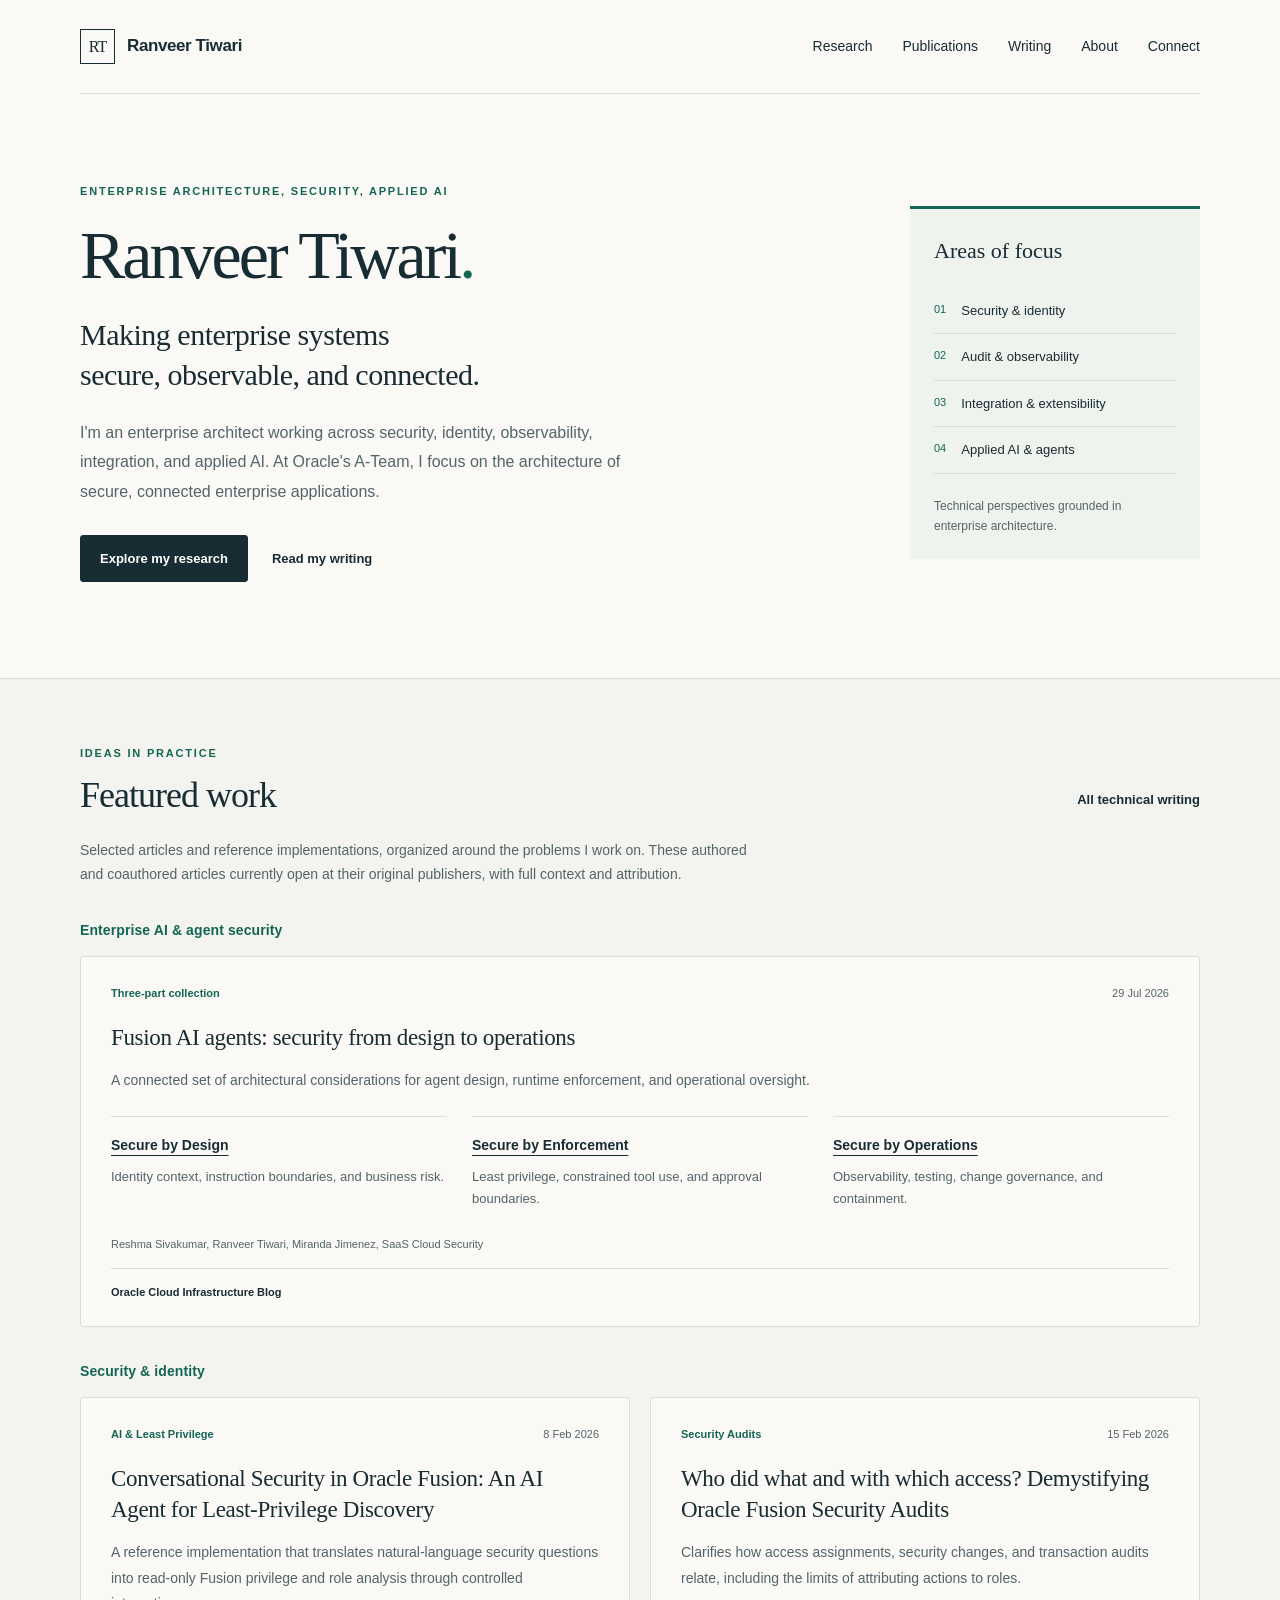
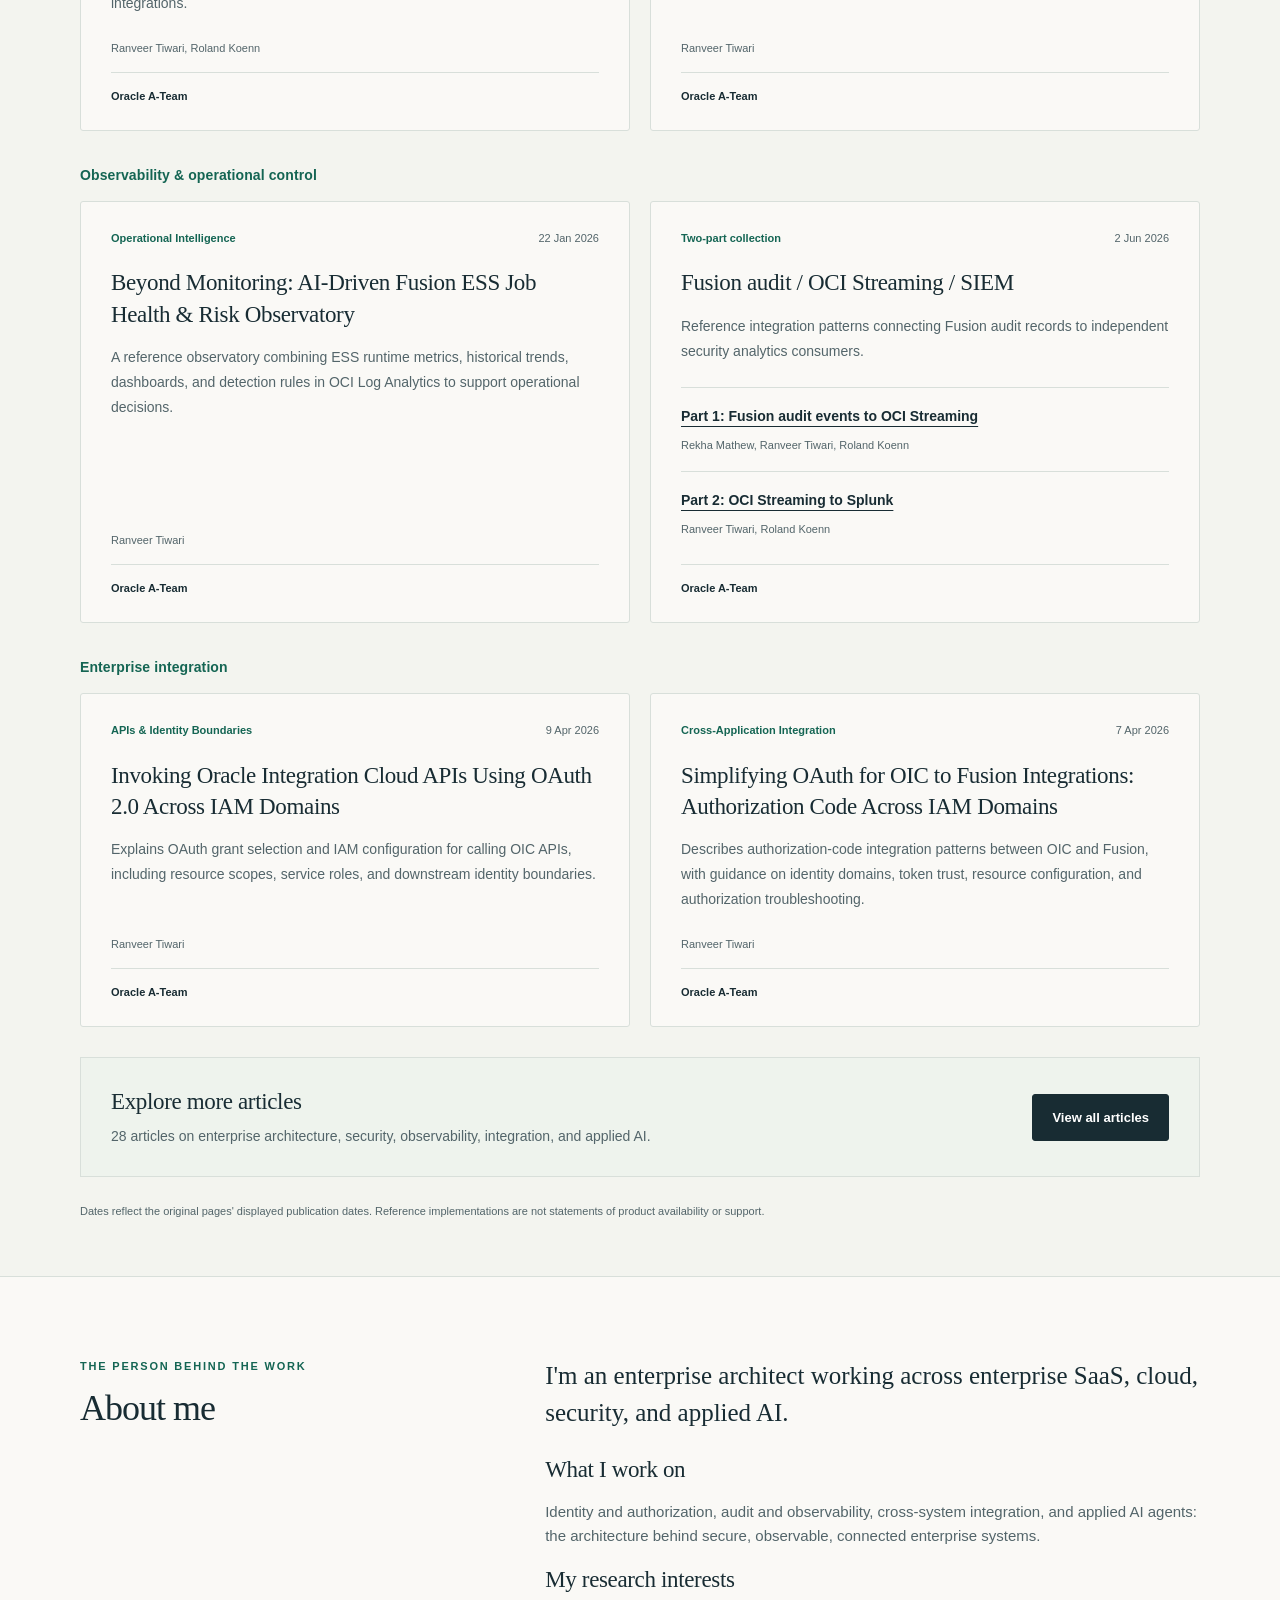
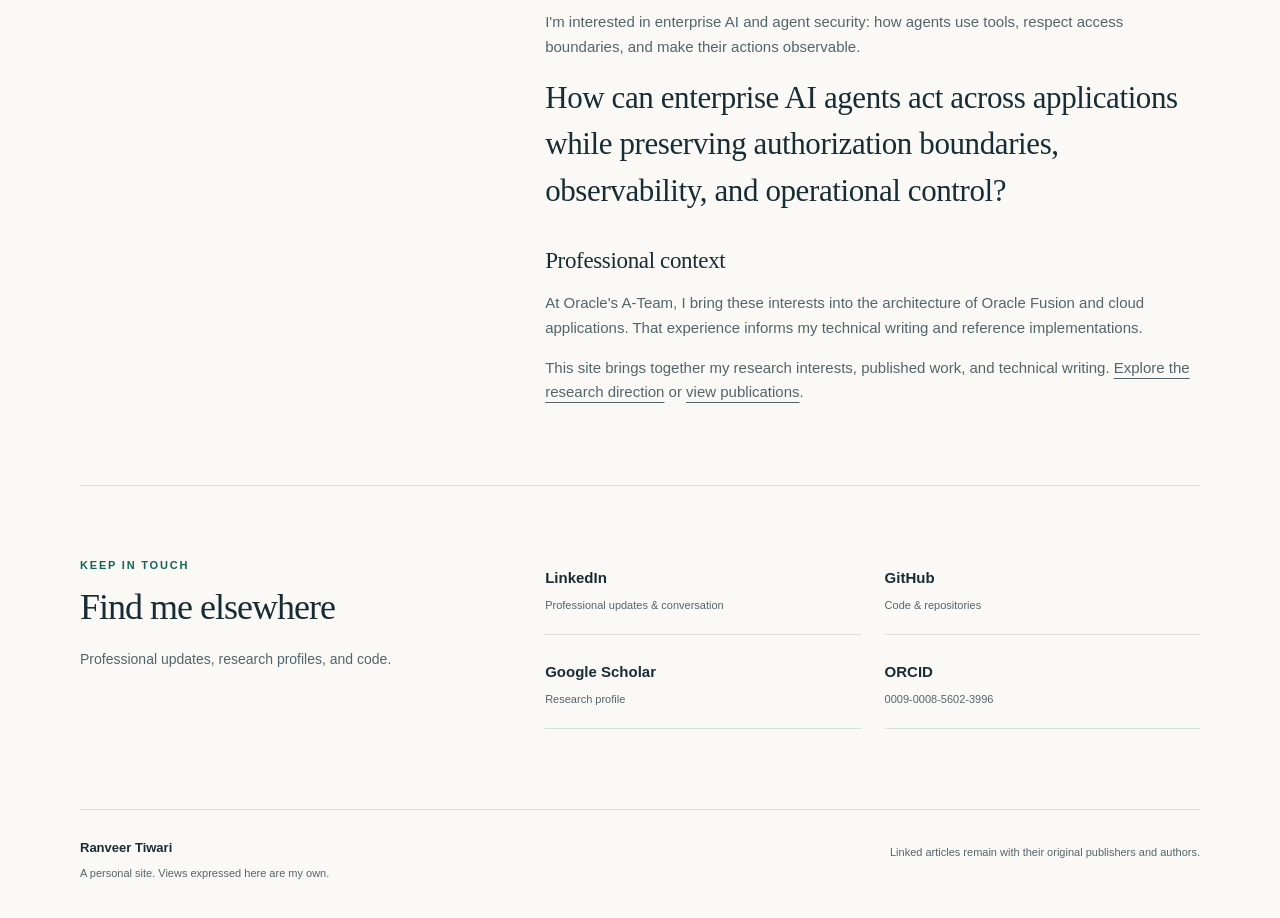
<file: index.html>
<!doctype html>
<html lang="en">
<head>
  <meta charset="utf-8">
  <meta name="viewport" content="width=device-width, initial-scale=1">
  <meta name="color-scheme" content="light">
  <title>Ranveer Tiwari | Enterprise Architecture, Security &amp; Applied AI</title>
  <meta name="description" content="Ranveer Tiwari's research interests, publications, and technical writing on enterprise architecture, security, identity, observability, integration, and applied AI.">
  <link rel="canonical" href="https://ranveertiwari.com/">
  <meta property="og:type" content="website">
  <meta property="og:site_name" content="Ranveer Tiwari">
  <meta property="og:title" content="Ranveer Tiwari | Enterprise Architecture, Security &amp; Applied AI">
  <meta property="og:description" content="Research interests, published work, and reference architectures for secure, observable enterprise systems.">
  <meta property="og:url" content="https://ranveertiwari.com/">
  <meta name="twitter:card" content="summary">
  <link rel="icon" href="/assets/favicon.svg" type="image/svg+xml">
  <link rel="stylesheet" href="/assets/style.css">
  <script type="application/ld+json">
  {
    "@context": "https://schema.org",
    "@type": "Person",
    "name": "Ranveer Tiwari",
    "url": "https://ranveertiwari.com/",
    "sameAs": [
      "https://github.com/Ranvet",
      "https://www.linkedin.com/in/ranveertiwari/",
      "https://scholar.google.com/citations?user=N9rX1bMAAAAJ&hl=en",
      "https://orcid.org/0009-0008-5602-3996",
      "https://www.ateam-oracle.com/authors/ranveer-tiwari/"
    ]
  }
  </script>
</head>
<body>
  <a class="skip-link" href="#main">Skip to content</a>
  <header class="site-header wrap">
    <a class="brand" href="/" aria-label="Ranveer Tiwari home"><span class="monogram" aria-hidden="true">RT</span>Ranveer Tiwari</a>
    <nav aria-label="Main navigation">
      <a href="/research/">Research</a>
      <a href="/publications/">Publications</a>
      <a href="/writing/">Writing</a>
      <a href="#about">About</a>
      <a href="#connect">Connect</a>
    </nav>
  </header>

  <main id="main">
    <section class="hero wrap" aria-labelledby="intro-title">
      <div class="hero-copy">
        <p class="eyebrow">Enterprise Architecture, Security, Applied AI</p>
        <h1 id="intro-title">Ranveer Tiwari<span class="name-dot">.</span></h1>
        <p class="hero-deck">Making enterprise systems<br class="desktop-break"> secure, observable, and connected.</p>
        <p class="hero-description">I'm an enterprise architect working across security, identity, observability, integration, and applied AI. At Oracle's A-Team, I focus on the architecture of secure, connected enterprise applications.</p>
        <div class="hero-actions">
          <a class="button" href="/research/">Explore my research</a>
          <a class="text-link" href="/writing/">Read my writing</a>
        </div>
      </div>
      <aside class="focus-note" aria-label="Areas of focus">
        <span class="note-label">Areas of focus</span>
        <ol>
          <li><span aria-hidden="true">01</span>Security &amp; identity</li>
          <li><span aria-hidden="true">02</span>Audit &amp; observability</li>
          <li><span aria-hidden="true">03</span>Integration &amp; extensibility</li>
          <li><span aria-hidden="true">04</span>Applied AI &amp; agents</li>
        </ol>
        <p>Technical perspectives grounded in enterprise architecture.</p>
      </aside>
    </section>

    <section class="writing-section" id="writing" aria-labelledby="writing-title">
      <div class="wrap">
        <div class="section-heading">
          <div><p class="eyebrow">Ideas in practice</p><h2 id="writing-title">Featured work</h2></div>
          <a class="text-link" href="/writing/">All technical writing</a>
        </div>
        <p class="section-intro">Selected articles and reference implementations, organized around the problems I work on. These authored and coauthored articles currently open at their original publishers, with full context and attribution.</p>
        <section class="featured-group" aria-labelledby="featured-ai">
          <h3 class="featured-group-title" id="featured-ai">Enterprise AI &amp; agent security</h3>
          <article class="article-card collection-card">
            <div class="article-meta"><span>Three-part collection</span><time datetime="2026-07-29">29 Jul 2026</time></div>
            <h4>Fusion AI agents: security from design to operations</h4>
            <p>A connected set of architectural considerations for agent design, runtime enforcement, and operational oversight.</p>
            <ol class="series-links security-series">
              <li><a href="https://blogs.oracle.com/cloud-infrastructure/fusion-ai-agents-secure-by-design">Secure by Design</a><span>Identity context, instruction boundaries, and business risk.</span></li>
              <li><a href="https://blogs.oracle.com/cloud-infrastructure/fusion-ai-agents-secure-by-enforcement">Secure by Enforcement</a><span>Least privilege, constrained tool use, and approval boundaries.</span></li>
              <li><a href="https://blogs.oracle.com/cloud-infrastructure/fusion-ai-agents-secure-by-operations">Secure by Operations</a><span>Observability, testing, change governance, and containment.</span></li>
            </ol>
            <p class="byline">Reshma Sivakumar, Ranveer Tiwari, Miranda Jimenez, SaaS Cloud Security</p>
            <span class="publication-label">Oracle Cloud Infrastructure Blog</span>
          </article>
        </section>
        <section class="featured-group" aria-labelledby="featured-identity">
          <h3 class="featured-group-title" id="featured-identity">Security &amp; identity</h3>
          <div class="article-grid">
            <article class="article-card">
              <div class="article-meta"><span>AI &amp; Least Privilege</span><time datetime="2026-02-08">8 Feb 2026</time></div>
              <h4><a href="https://www.ateam-oracle.com/conversational-security-in-oracle-fusion-an-ai-agent-for-least-privilege-discovery">Conversational Security in Oracle Fusion: An AI Agent for Least-Privilege Discovery</a></h4>
              <p>A reference implementation that translates natural-language security questions into read-only Fusion privilege and role analysis through controlled integrations.</p>
              <p class="byline">Ranveer Tiwari, Roland Koenn</p>
              <span class="publication-label">Oracle A-Team</span>
            </article>
            <article class="article-card">
              <div class="article-meta"><span>Security Audits</span><time datetime="2026-02-15">15 Feb 2026</time></div>
              <h4><a href="https://www.ateam-oracle.com/who-did-what-and-with-which-access-demystifying-oracle-fusion-security-audits">Who did what and with which access? Demystifying Oracle Fusion Security Audits</a></h4>
              <p>Clarifies how access assignments, security changes, and transaction audits relate, including the limits of attributing actions to roles.</p>
              <p class="byline">Ranveer Tiwari</p>
              <span class="publication-label">Oracle A-Team</span>
            </article>
          </div>
        </section>
        <section class="featured-group" aria-labelledby="featured-observability">
          <h3 class="featured-group-title" id="featured-observability">Observability &amp; operational control</h3>
          <div class="article-grid">
            <article class="article-card">
              <div class="article-meta"><span>Operational Intelligence</span><time datetime="2026-01-22">22 Jan 2026</time></div>
              <h4><a href="https://www.ateam-oracle.com/beyond-monitoring-ai-driven-fusion-ess-job-health-risk-observatory-operational-intelligence-for-ess-jobs-with-oci-log-analytics">Beyond Monitoring: AI-Driven Fusion ESS Job Health &amp; Risk Observatory</a></h4>
              <p>A reference observatory combining ESS runtime metrics, historical trends, dashboards, and detection rules in OCI Log Analytics to support operational decisions.</p>
              <p class="byline">Ranveer Tiwari</p>
              <span class="publication-label">Oracle A-Team</span>
            </article>
            <article class="article-card collection-card">
              <div class="article-meta"><span>Two-part collection</span><time datetime="2026-06-02">2 Jun 2026</time></div>
              <h4>Fusion audit / OCI Streaming / SIEM</h4>
              <p>Reference integration patterns connecting Fusion audit records to independent security analytics consumers.</p>
              <ol class="series-links">
                <li><a href="https://www.ateam-oracle.com/part-1-streaming-oracle-fusion-cloud-audit-events-to-oci-streaming-using-oracle-integration">Part 1: Fusion audit events to OCI Streaming</a><span class="series-byline">Rekha Mathew, Ranveer Tiwari, Roland Koenn</span></li>
                <li><a href="https://www.ateam-oracle.com/part-2-integrating-oci-streaming-with-siem-platforms-splunk-using-oci-functions-and-kafka-connect">Part 2: OCI Streaming to Splunk</a><span class="series-byline">Ranveer Tiwari, Roland Koenn</span></li>
              </ol>
              <span class="publication-label">Oracle A-Team</span>
            </article>
          </div>
        </section>
        <section class="featured-group" aria-labelledby="featured-integration">
          <h3 class="featured-group-title" id="featured-integration">Enterprise integration</h3>
          <div class="article-grid">
            <article class="article-card">
              <div class="article-meta"><span>APIs &amp; Identity Boundaries</span><time datetime="2026-04-09">9 Apr 2026</time></div>
              <h4><a href="https://www.ateam-oracle.com/invoking-oracle-integration-cloud-oic-apis-using-oauth-2-0-client-credentials-and-authorization-code-across-iam-domains">Invoking Oracle Integration Cloud APIs Using OAuth 2.0 Across IAM Domains</a></h4>
              <p>Explains OAuth grant selection and IAM configuration for calling OIC APIs, including resource scopes, service roles, and downstream identity boundaries.</p>
              <p class="byline">Ranveer Tiwari</p>
              <span class="publication-label">Oracle A-Team</span>
            </article>
            <article class="article-card">
              <div class="article-meta"><span>Cross-Application Integration</span><time datetime="2026-04-07">7 Apr 2026</time></div>
              <h4><a href="https://www.ateam-oracle.com/simplifying-oauth-for-oic-to-fusion-integrations-authorization-code-across-iam-domains">Simplifying OAuth for OIC to Fusion Integrations: Authorization Code Across IAM Domains</a></h4>
              <p>Describes authorization-code integration patterns between OIC and Fusion, with guidance on identity domains, token trust, resource configuration, and authorization troubleshooting.</p>
              <p class="byline">Ranveer Tiwari</p>
              <span class="publication-label">Oracle A-Team</span>
            </article>
          </div>
        </section>
        <div class="archive-callout"><div><h3>Explore more articles</h3><p>28 articles on enterprise architecture, security, observability, integration, and applied AI.</p></div><a class="button" href="/writing/">View all articles</a></div>
        <p class="source-note">Dates reflect the original pages' displayed publication dates. Reference implementations are not statements of product availability or support.</p>
      </div>
    </section>

    <section class="about-section wrap" id="about" aria-labelledby="about-title">
      <div><p class="eyebrow">The person behind the work</p><h2 id="about-title">About me</h2></div>
      <div class="about-copy">
        <p class="about-lead">I'm an enterprise architect working across enterprise SaaS, cloud, security, and applied AI.</p>
        <h3>What I work on</h3>
        <p>Identity and authorization, audit and observability, cross-system integration, and applied AI agents: the architecture behind secure, observable, connected enterprise systems.</p>
        <h3>My research interests</h3>
        <p>I'm interested in enterprise AI and agent security: how agents use tools, respect access boundaries, and make their actions observable.</p>
        <p class="research-question">How can enterprise AI agents act across applications while preserving authorization boundaries, observability, and operational control?</p>
        <h3>Professional context</h3>
        <p>At Oracle's A-Team, I bring these interests into the architecture of Oracle Fusion and cloud applications. That experience informs my technical writing and reference implementations.</p>
        <p>This site brings together my research interests, published work, and technical writing. <a href="/research/">Explore the research direction</a> or <a href="/publications/">view publications</a>.</p>
      </div>
    </section>

    <section class="connect-section wrap" id="connect" aria-labelledby="connect-title">
      <div><p class="eyebrow">Keep in touch</p><h2 id="connect-title">Find me elsewhere</h2><p>Professional updates, research profiles, and code.</p></div>
      <div class="profile-grid">
        <a href="https://www.linkedin.com/in/ranveertiwari/"><span>LinkedIn<small>Professional updates &amp; conversation</small></span></a>
        <a href="https://github.com/Ranvet"><span>GitHub<small>Code &amp; repositories</small></span></a>
        <a href="https://scholar.google.com/citations?user=N9rX1bMAAAAJ&amp;hl=en"><span>Google Scholar<small>Research profile</small></span></a>
        <a href="https://orcid.org/0009-0008-5602-3996"><span>ORCID<small>0009-0008-5602-3996</small></span></a>
      </div>
    </section>
  </main>

  <footer class="site-footer wrap">
    <div><a class="footer-name" href="/">Ranveer Tiwari</a><p>A personal site. Views expressed here are my own.</p></div>
    <p>Linked articles remain with their original publishers and authors.</p>
  </footer>
</body>
</html>
</file>
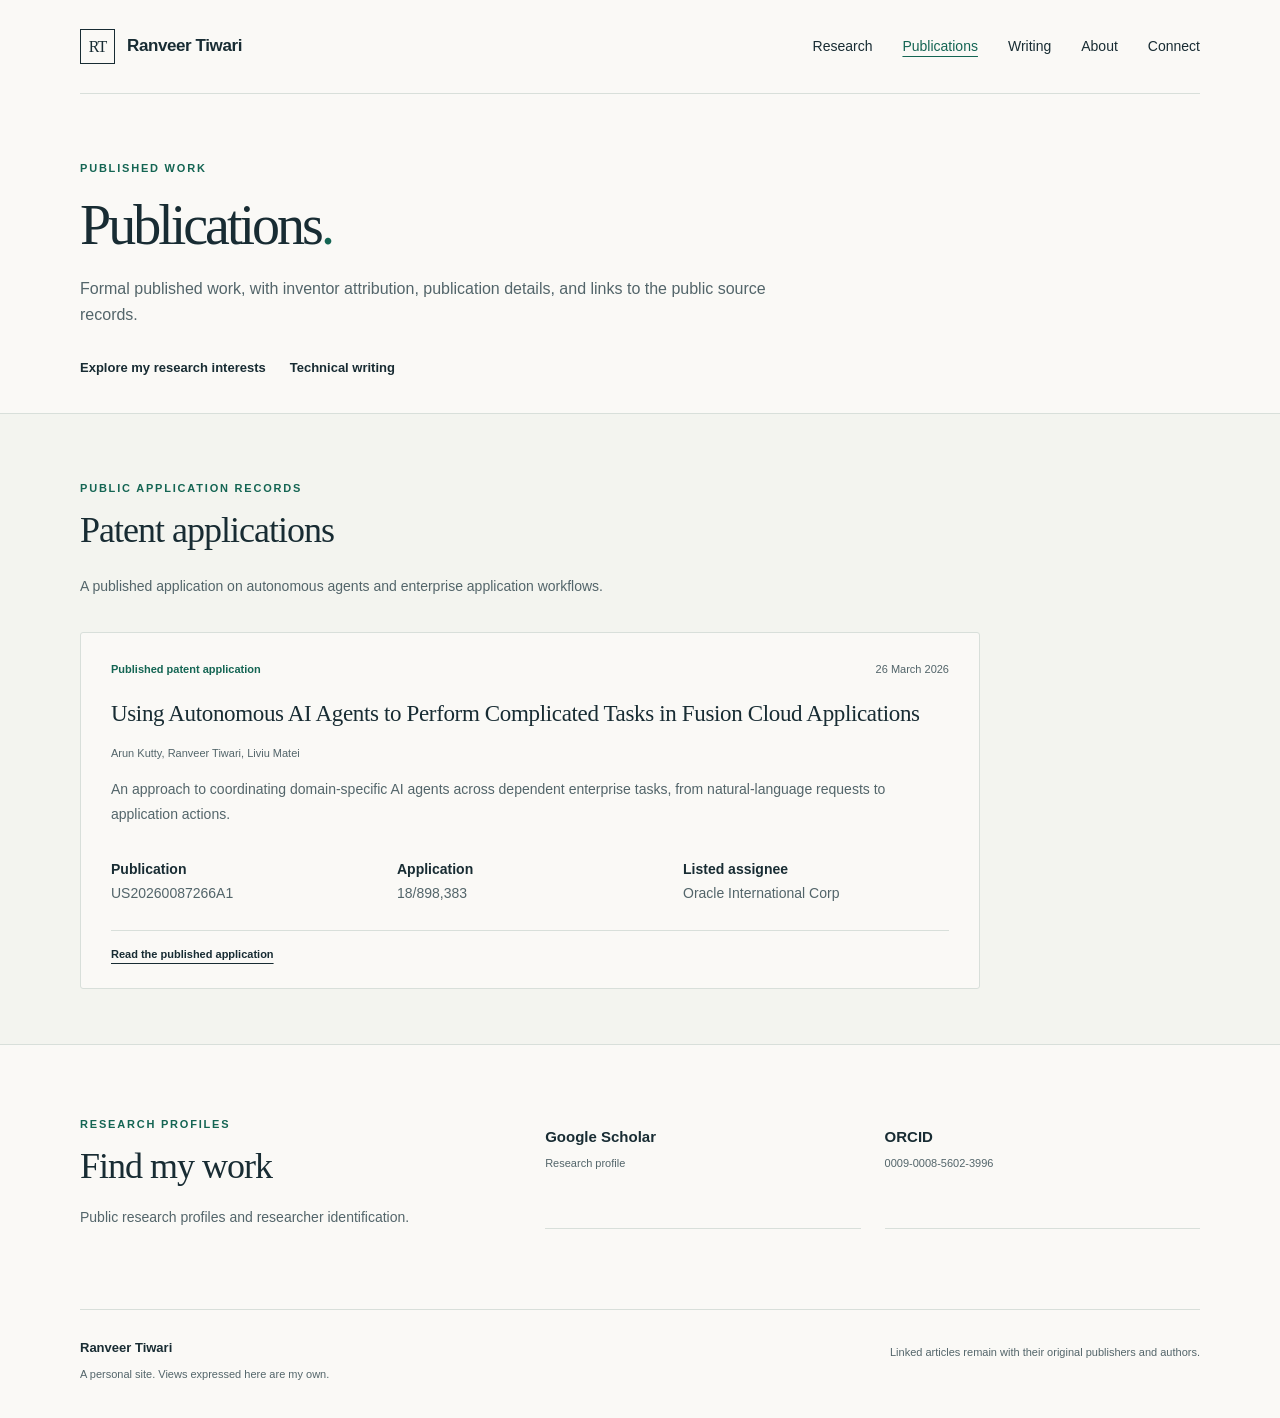
<file: publications/index.html>
<!doctype html>
<html lang="en">
<head>
  <meta charset="utf-8">
  <meta name="viewport" content="width=device-width, initial-scale=1">
  <meta name="color-scheme" content="light">
  <title>Publications | Ranveer Tiwari</title>
  <meta name="description" content="Ranveer Tiwari's formal published work, including a U.S. patent application, with inventor attribution, publication details, and public source records.">
  <link rel="canonical" href="https://ranveertiwari.com/publications/">
  <meta property="og:type" content="website">
  <meta property="og:site_name" content="Ranveer Tiwari">
  <meta property="og:title" content="Publications | Ranveer Tiwari">
  <meta property="og:description" content="Published patent applications with full inventor credits, publication details, and original source links.">
  <meta property="og:url" content="https://ranveertiwari.com/publications/">
  <meta name="twitter:card" content="summary">
  <link rel="icon" href="/assets/favicon.svg" type="image/svg+xml">
  <link rel="stylesheet" href="/assets/style.css">
</head>
<body>
  <a class="skip-link" href="#main">Skip to content</a>
  <header class="site-header wrap">
    <a class="brand" href="/" aria-label="Ranveer Tiwari home"><span class="monogram" aria-hidden="true">RT</span>Ranveer Tiwari</a>
    <nav aria-label="Main navigation">
      <a href="/research/">Research</a>
      <a href="/publications/" aria-current="page">Publications</a>
      <a href="/writing/">Writing</a>
      <a href="/#about">About</a>
      <a href="/#connect">Connect</a>
    </nav>
  </header>

  <main id="main">
    <section class="archive-hero wrap" aria-labelledby="publications-title">
      <p class="eyebrow">Published work</p>
      <h1 id="publications-title">Publications<span class="name-dot">.</span></h1>
      <p class="section-intro">Formal published work, with inventor attribution, publication details, and links to the public source records.</p>
      <div class="hero-actions">
        <a class="text-link" href="/research/">Explore my research interests</a>
        <a class="text-link" href="/writing/">Technical writing</a>
      </div>
    </section>

    <section class="writing-section" aria-labelledby="patent-applications-title">
      <div class="wrap">
        <div class="section-heading">
          <div><p class="eyebrow">Public application records</p><h2 id="patent-applications-title">Patent applications</h2></div>
        </div>
        <p class="section-intro">A published application on autonomous agents and enterprise application workflows.</p>
        <article class="article-card publication-card">
          <div class="article-meta"><span>Published patent application</span><time datetime="2026-03-26">26 March 2026</time></div>
          <h3><a href="https://patents.google.com/patent/US20260087266A1/en">Using Autonomous AI Agents to Perform Complicated Tasks in Fusion Cloud Applications</a></h3>
          <p class="byline">Arun Kutty, Ranveer Tiwari, Liviu Matei</p>
          <p>An approach to coordinating domain-specific AI agents across dependent enterprise tasks, from natural-language requests to application actions.</p>
          <dl class="publication-details">
            <div><dt>Publication</dt><dd>US20260087266A1</dd></div>
            <div><dt>Application</dt><dd>18/898,383</dd></div>
            <div><dt>Listed assignee</dt><dd>Oracle International Corp</dd></div>
          </dl>
          <a class="publication-label" href="https://patents.google.com/patent/US20260087266A1/en">Read the published application</a>
        </article>
      </div>
    </section>

    <section class="connect-section wrap" aria-labelledby="publication-profiles-title">
      <div><p class="eyebrow">Research profiles</p><h2 id="publication-profiles-title">Find my work</h2><p>Public research profiles and researcher identification.</p></div>
      <div class="profile-grid">
        <a href="https://scholar.google.com/citations?user=N9rX1bMAAAAJ&amp;hl=en"><span>Google Scholar<small>Research profile</small></span></a>
        <a href="https://orcid.org/0009-0008-5602-3996"><span>ORCID<small>0009-0008-5602-3996</small></span></a>
      </div>
    </section>
  </main>

  <footer class="site-footer wrap">
    <div><a class="footer-name" href="/">Ranveer Tiwari</a><p>A personal site. Views expressed here are my own.</p></div>
    <p>Linked articles remain with their original publishers and authors.</p>
  </footer>
</body>
</html>
</file>
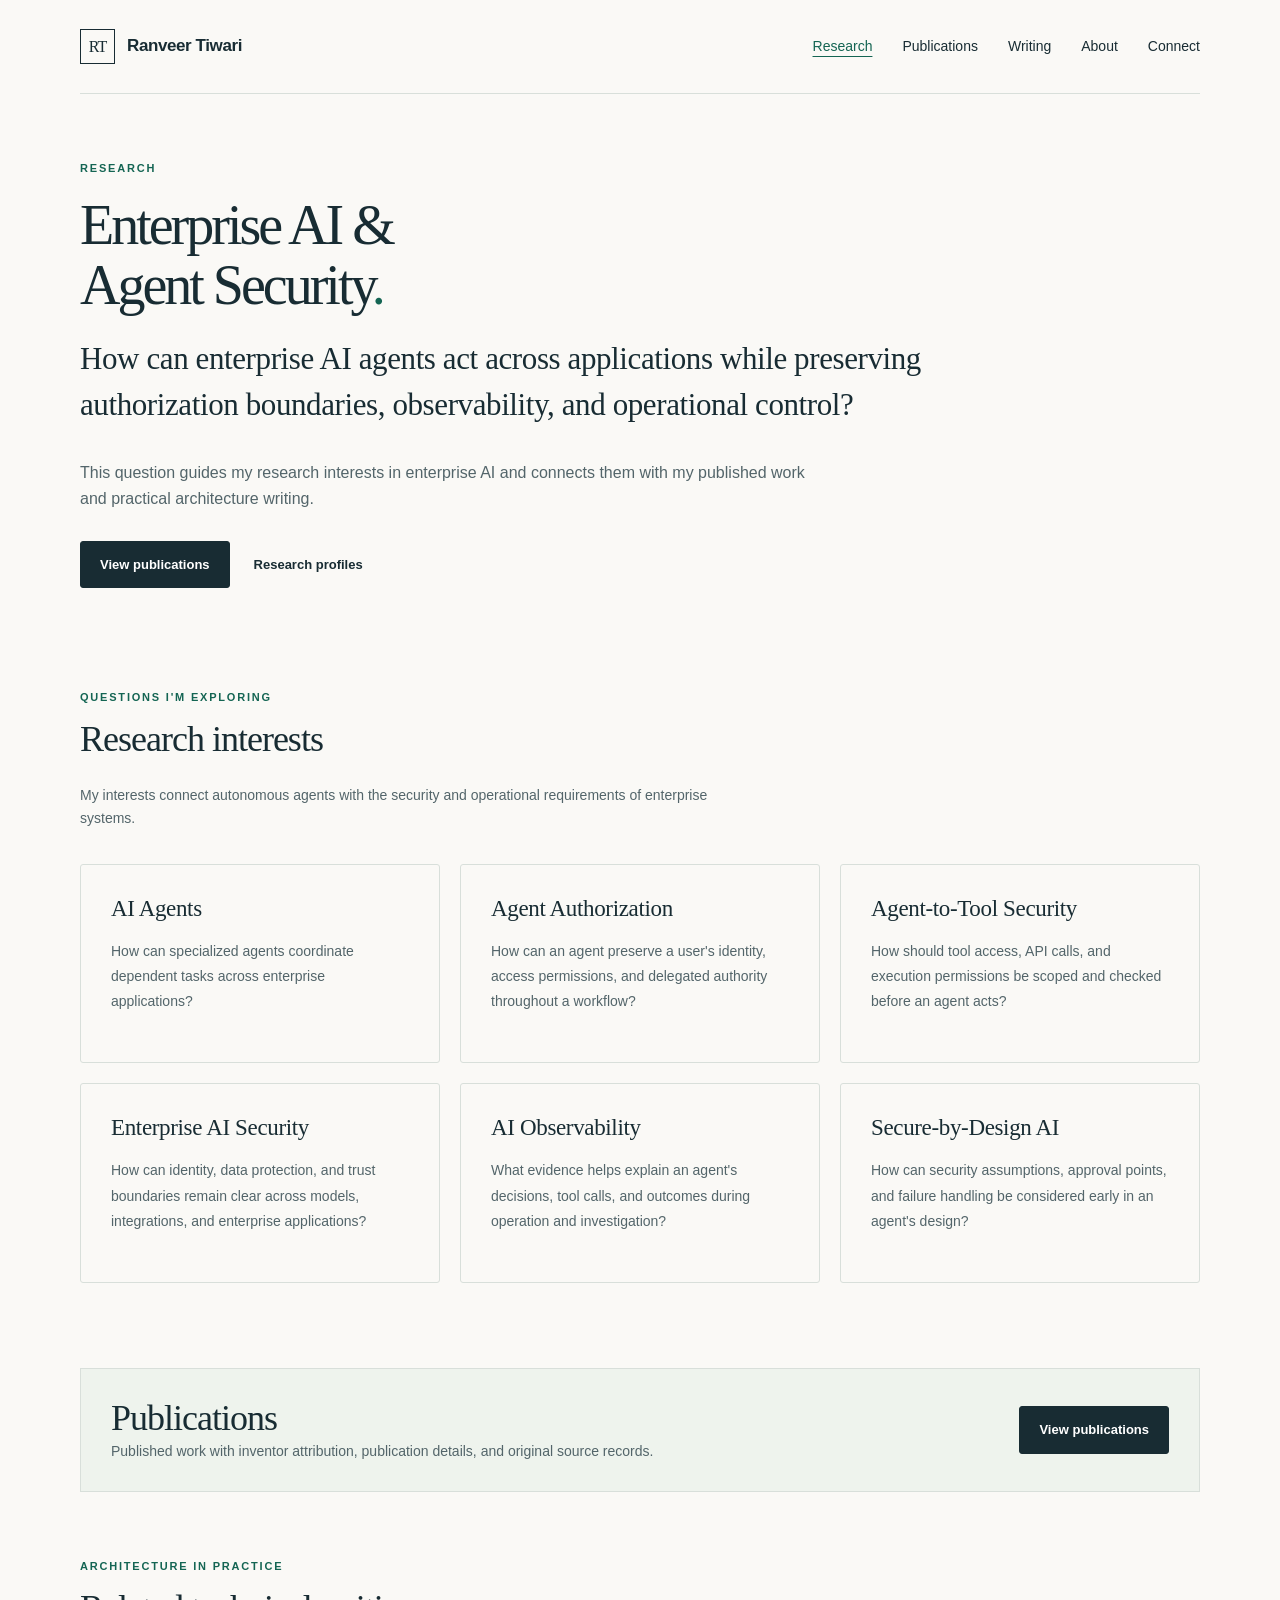
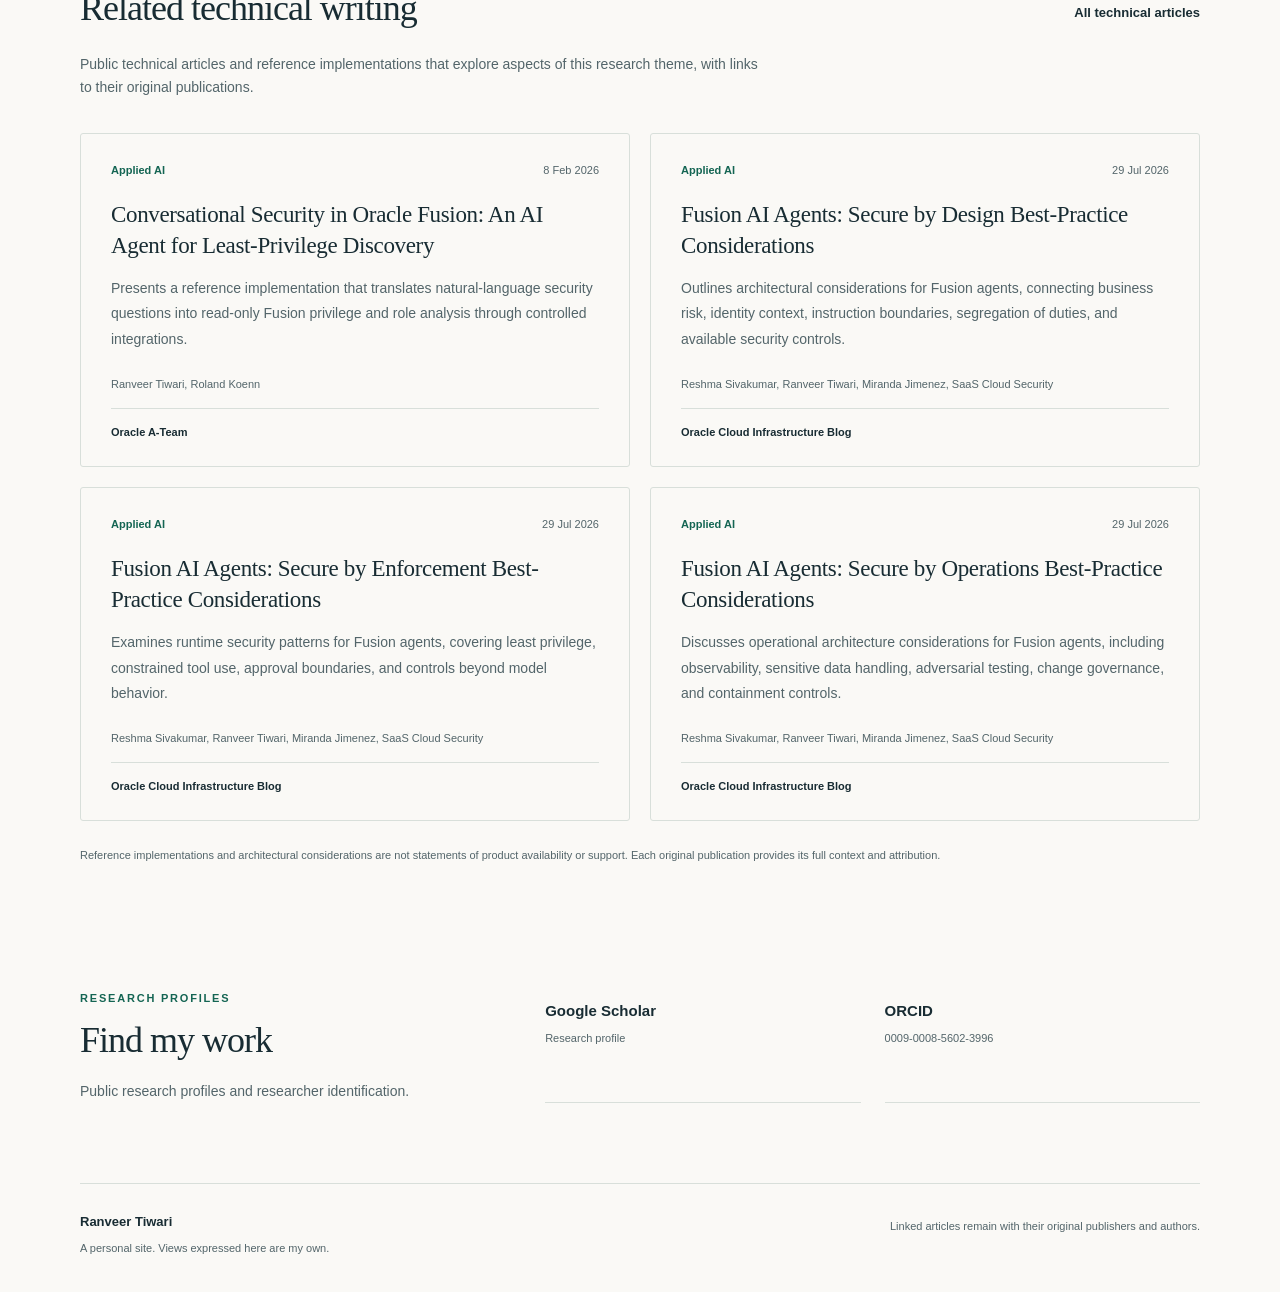
<file: research/index.html>
<!doctype html>
<html lang="en">
<head>
  <meta charset="utf-8">
  <meta name="viewport" content="width=device-width, initial-scale=1">
  <meta name="color-scheme" content="light">
  <title>Enterprise AI &amp; Agent Security | Ranveer Tiwari</title>
  <meta name="description" content="Ranveer Tiwari's research interests in enterprise AI and agent security: authorization, tool access, observability, and secure-by-design AI.">
  <link rel="canonical" href="https://ranveertiwari.com/research/">
  <meta property="og:type" content="website">
  <meta property="og:site_name" content="Ranveer Tiwari">
  <meta property="og:title" content="Enterprise AI &amp; Agent Security | Ranveer Tiwari">
  <meta property="og:description" content="Research interests in AI agents, authorization, agent-to-tool security, enterprise AI security, observability, and secure-by-design AI.">
  <meta property="og:url" content="https://ranveertiwari.com/research/">
  <meta name="twitter:card" content="summary">
  <link rel="icon" href="/assets/favicon.svg" type="image/svg+xml">
  <link rel="stylesheet" href="/assets/style.css">
</head>
<body>
  <a class="skip-link" href="#main">Skip to content</a>
  <header class="site-header wrap">
    <a class="brand" href="/" aria-label="Ranveer Tiwari home"><span class="monogram" aria-hidden="true">RT</span>Ranveer Tiwari</a>
    <nav aria-label="Main navigation">
      <a href="/research/" aria-current="page">Research</a>
      <a href="/publications/">Publications</a>
      <a href="/writing/">Writing</a>
      <a href="/#about">About</a>
      <a href="/#connect">Connect</a>
    </nav>
  </header>

  <main id="main">
    <section class="archive-hero wrap" aria-labelledby="research-title">
      <p class="eyebrow">Research</p>
      <h1 id="research-title">Enterprise AI &amp; <br>Agent Security<span class="name-dot">.</span></h1>
      <p class="research-question">How can enterprise AI agents act across applications while preserving authorization boundaries, observability, and operational control?</p>
      <p class="section-intro">This question guides my research interests in enterprise AI and connects them with my published work and practical architecture writing.</p>
      <div class="hero-actions">
        <a class="button" href="/publications/">View publications</a>
        <a class="text-link" href="#research-profiles">Research profiles</a>
      </div>
    </section>

    <section class="research-section wrap" aria-labelledby="research-theme-title">
      <div class="section-heading">
        <div><p class="eyebrow">Questions I'm exploring</p><h2 id="research-theme-title">Research interests</h2></div>
      </div>
      <p class="section-intro">My interests connect autonomous agents with the security and operational requirements of enterprise systems.</p>
      <div class="article-grid research-interest-grid">
        <article class="article-card">
          <h3>AI Agents</h3>
          <p>How can specialized agents coordinate dependent tasks across enterprise applications?</p>
        </article>
        <article class="article-card">
          <h3>Agent Authorization</h3>
          <p>How can an agent preserve a user's identity, access permissions, and delegated authority throughout a workflow?</p>
        </article>
        <article class="article-card">
          <h3>Agent-to-Tool Security</h3>
          <p>How should tool access, API calls, and execution permissions be scoped and checked before an agent acts?</p>
        </article>
        <article class="article-card">
          <h3>Enterprise AI Security</h3>
          <p>How can identity, data protection, and trust boundaries remain clear across models, integrations, and enterprise applications?</p>
        </article>
        <article class="article-card">
          <h3>AI Observability</h3>
          <p>What evidence helps explain an agent's decisions, tool calls, and outcomes during operation and investigation?</p>
        </article>
        <article class="article-card">
          <h3>Secure-by-Design AI</h3>
          <p>How can security assumptions, approval points, and failure handling be considered early in an agent's design?</p>
        </article>
      </div>
    </section>

    <section class="wrap" id="publications" aria-labelledby="publications-title">
      <div class="archive-callout">
        <div><h2 id="publications-title">Publications</h2><p>Published work with inventor attribution, publication details, and original source records.</p></div>
        <a class="button" href="/publications/">View publications</a>
      </div>
    </section>

    <section class="research-section wrap" aria-labelledby="related-writing-title">
      <div class="section-heading">
        <div><p class="eyebrow">Architecture in practice</p><h2 id="related-writing-title">Related technical writing</h2></div>
        <a class="text-link" href="/writing/">All technical articles</a>
      </div>
      <p class="section-intro">Public technical articles and reference implementations that explore aspects of this research theme, with links to their original publications.</p>
      <div class="article-grid">
        <article class="article-card">
          <div class="article-meta"><span>Applied AI</span><time datetime="2026-02-08">8 Feb 2026</time></div>
          <h3><a href="https://www.ateam-oracle.com/conversational-security-in-oracle-fusion-an-ai-agent-for-least-privilege-discovery">Conversational Security in Oracle Fusion: An AI Agent for Least-Privilege Discovery</a></h3>
          <p>Presents a reference implementation that translates natural-language security questions into read-only Fusion privilege and role analysis through controlled integrations.</p>
          <p class="byline">Ranveer Tiwari, Roland Koenn</p>
          <span class="publication-label">Oracle A-Team</span>
        </article>
        <article class="article-card">
          <div class="article-meta"><span>Applied AI</span><time datetime="2026-07-29">29 Jul 2026</time></div>
          <h3><a href="https://blogs.oracle.com/cloud-infrastructure/fusion-ai-agents-secure-by-design">Fusion AI Agents: Secure by Design Best-Practice Considerations</a></h3>
          <p>Outlines architectural considerations for Fusion agents, connecting business risk, identity context, instruction boundaries, segregation of duties, and available security controls.</p>
          <p class="byline">Reshma Sivakumar, Ranveer Tiwari, Miranda Jimenez, SaaS Cloud Security</p>
          <span class="publication-label">Oracle Cloud Infrastructure Blog</span>
        </article>
        <article class="article-card">
          <div class="article-meta"><span>Applied AI</span><time datetime="2026-07-29">29 Jul 2026</time></div>
          <h3><a href="https://blogs.oracle.com/cloud-infrastructure/fusion-ai-agents-secure-by-enforcement">Fusion AI Agents: Secure by Enforcement Best-Practice Considerations</a></h3>
          <p>Examines runtime security patterns for Fusion agents, covering least privilege, constrained tool use, approval boundaries, and controls beyond model behavior.</p>
          <p class="byline">Reshma Sivakumar, Ranveer Tiwari, Miranda Jimenez, SaaS Cloud Security</p>
          <span class="publication-label">Oracle Cloud Infrastructure Blog</span>
        </article>
        <article class="article-card">
          <div class="article-meta"><span>Applied AI</span><time datetime="2026-07-29">29 Jul 2026</time></div>
          <h3><a href="https://blogs.oracle.com/cloud-infrastructure/fusion-ai-agents-secure-by-operations">Fusion AI Agents: Secure by Operations Best-Practice Considerations</a></h3>
          <p>Discusses operational architecture considerations for Fusion agents, including observability, sensitive data handling, adversarial testing, change governance, and containment controls.</p>
          <p class="byline">Reshma Sivakumar, Ranveer Tiwari, Miranda Jimenez, SaaS Cloud Security</p>
          <span class="publication-label">Oracle Cloud Infrastructure Blog</span>
        </article>
      </div>
      <p class="source-note">Reference implementations and architectural considerations are not statements of product availability or support. Each original publication provides its full context and attribution.</p>
    </section>

    <section class="connect-section wrap" id="research-profiles" aria-labelledby="research-profiles-title">
      <div><p class="eyebrow">Research profiles</p><h2 id="research-profiles-title">Find my work</h2><p>Public research profiles and researcher identification.</p></div>
      <div class="profile-grid">
        <a href="https://scholar.google.com/citations?user=N9rX1bMAAAAJ&amp;hl=en"><span>Google Scholar<small>Research profile</small></span></a>
        <a href="https://orcid.org/0009-0008-5602-3996"><span>ORCID<small>0009-0008-5602-3996</small></span></a>
      </div>
    </section>
  </main>

  <footer class="site-footer wrap">
    <div><a class="footer-name" href="/">Ranveer Tiwari</a><p>A personal site. Views expressed here are my own.</p></div>
    <p>Linked articles remain with their original publishers and authors.</p>
  </footer>
</body>
</html>
</file>
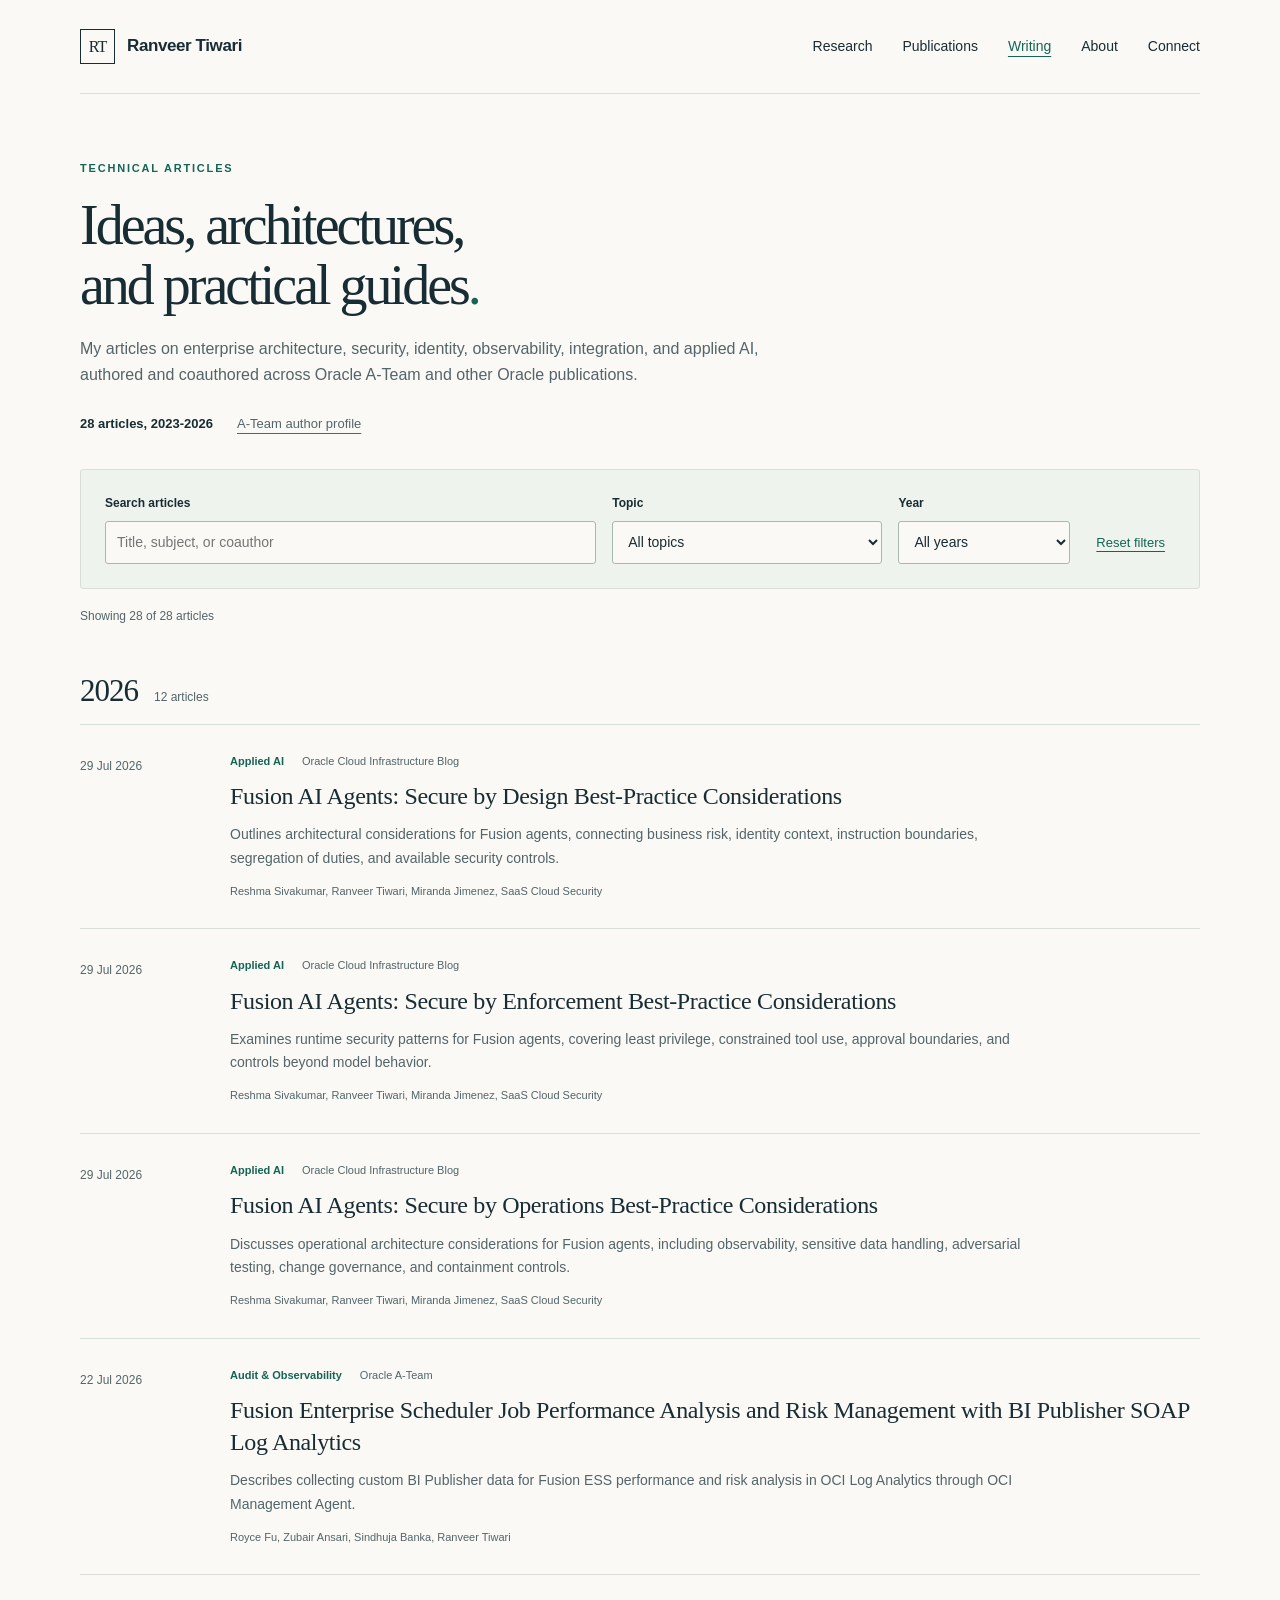
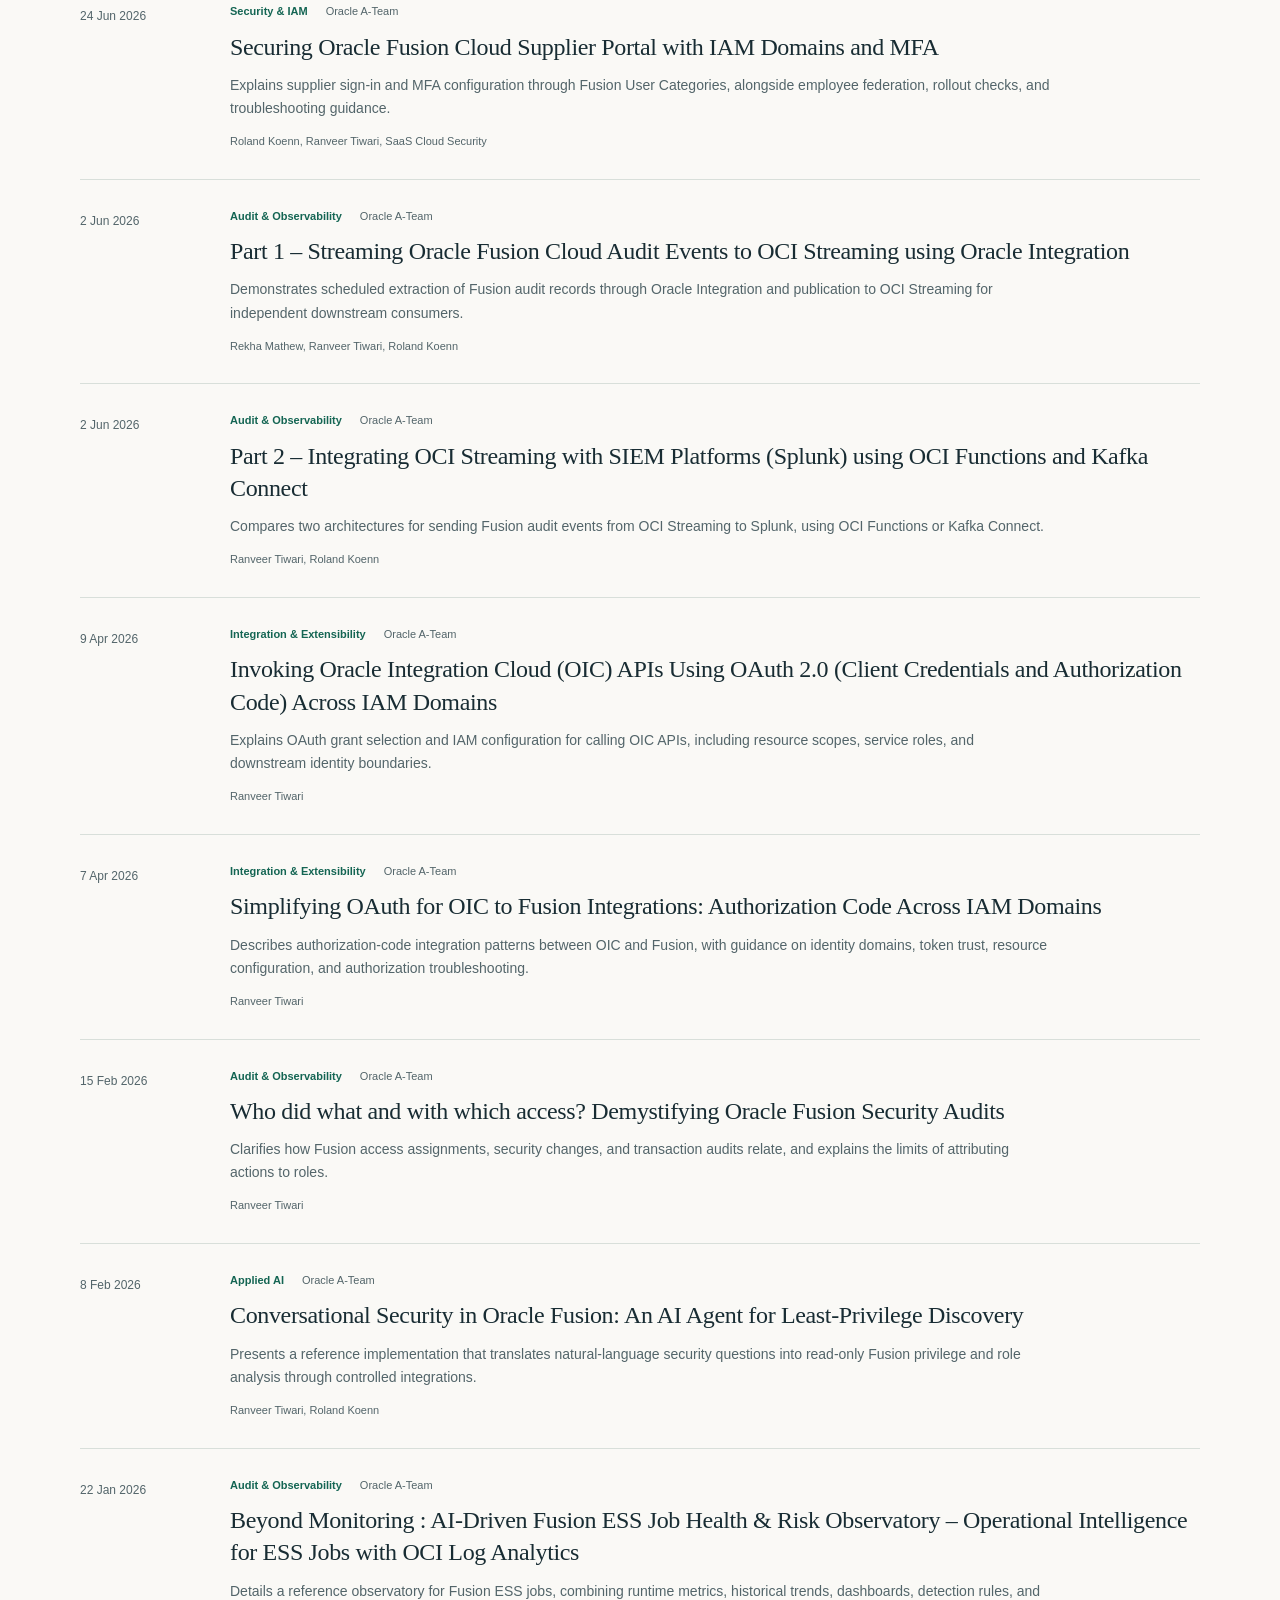
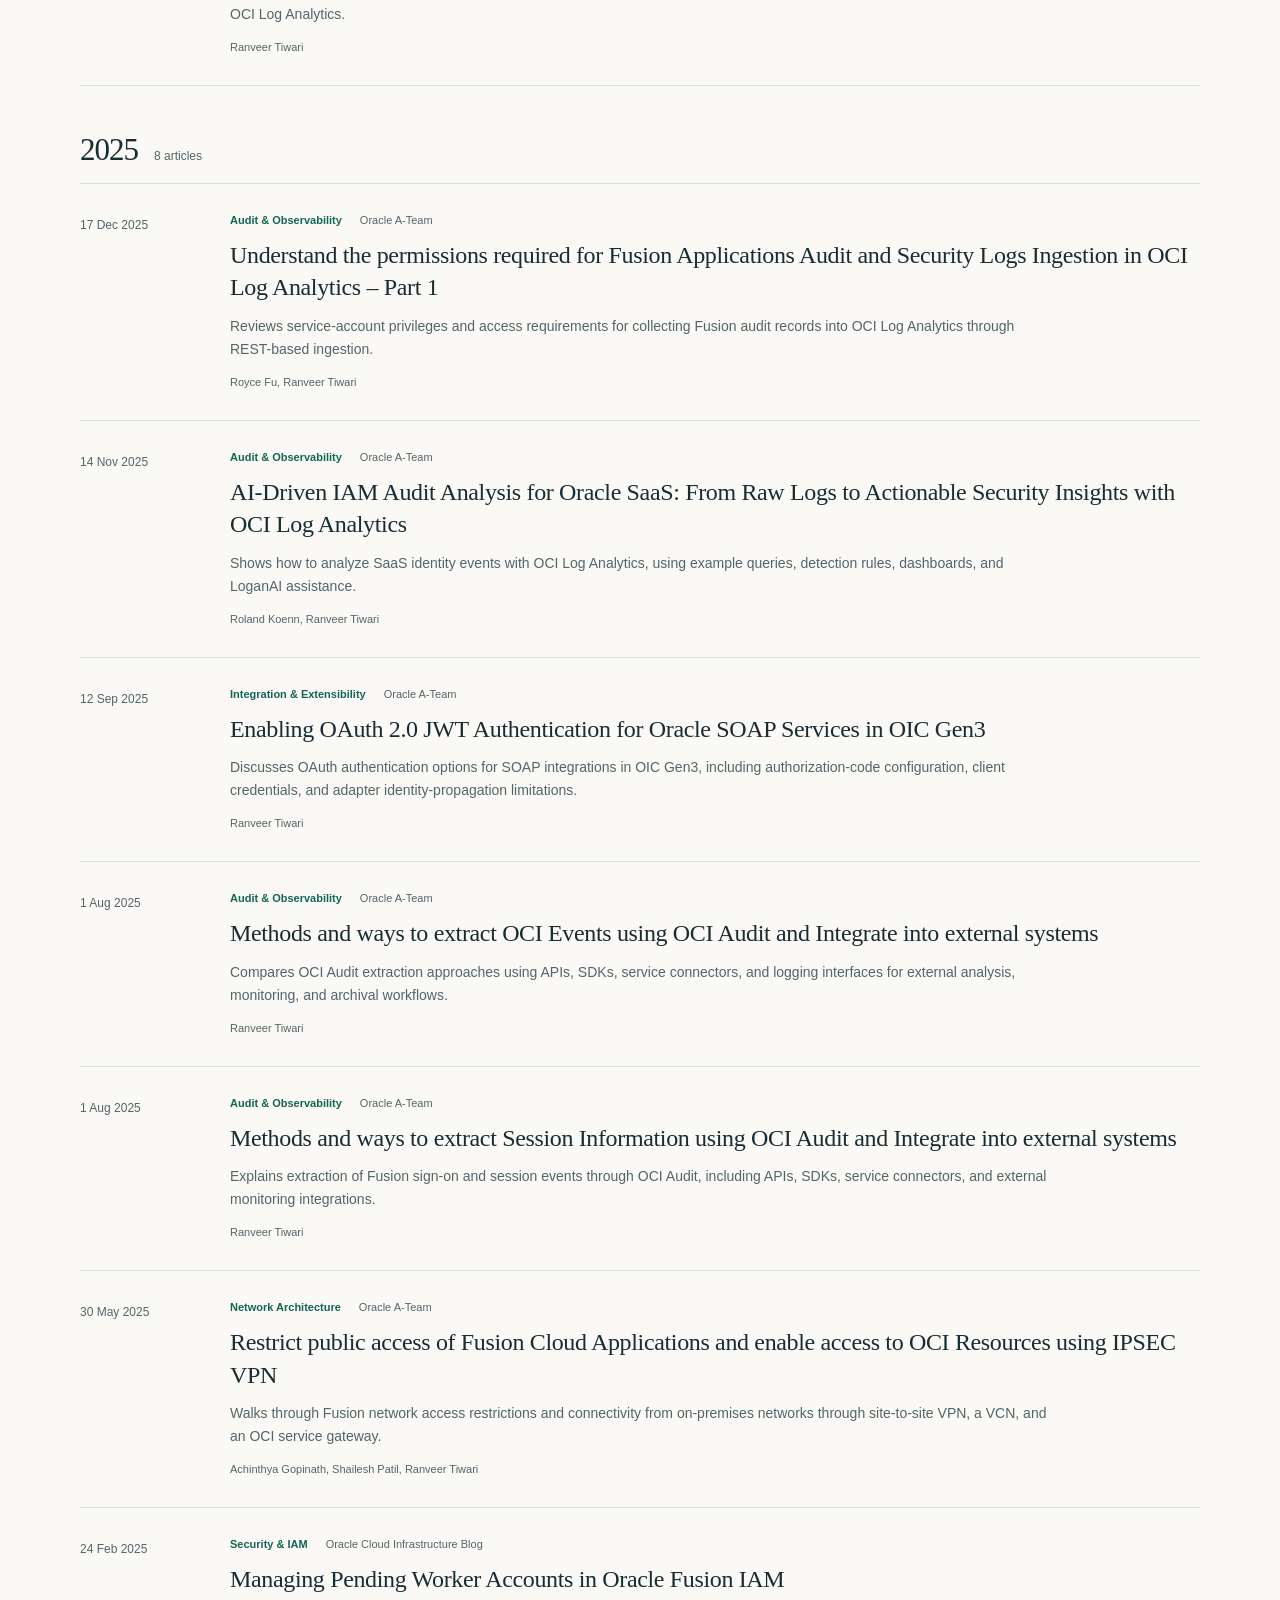
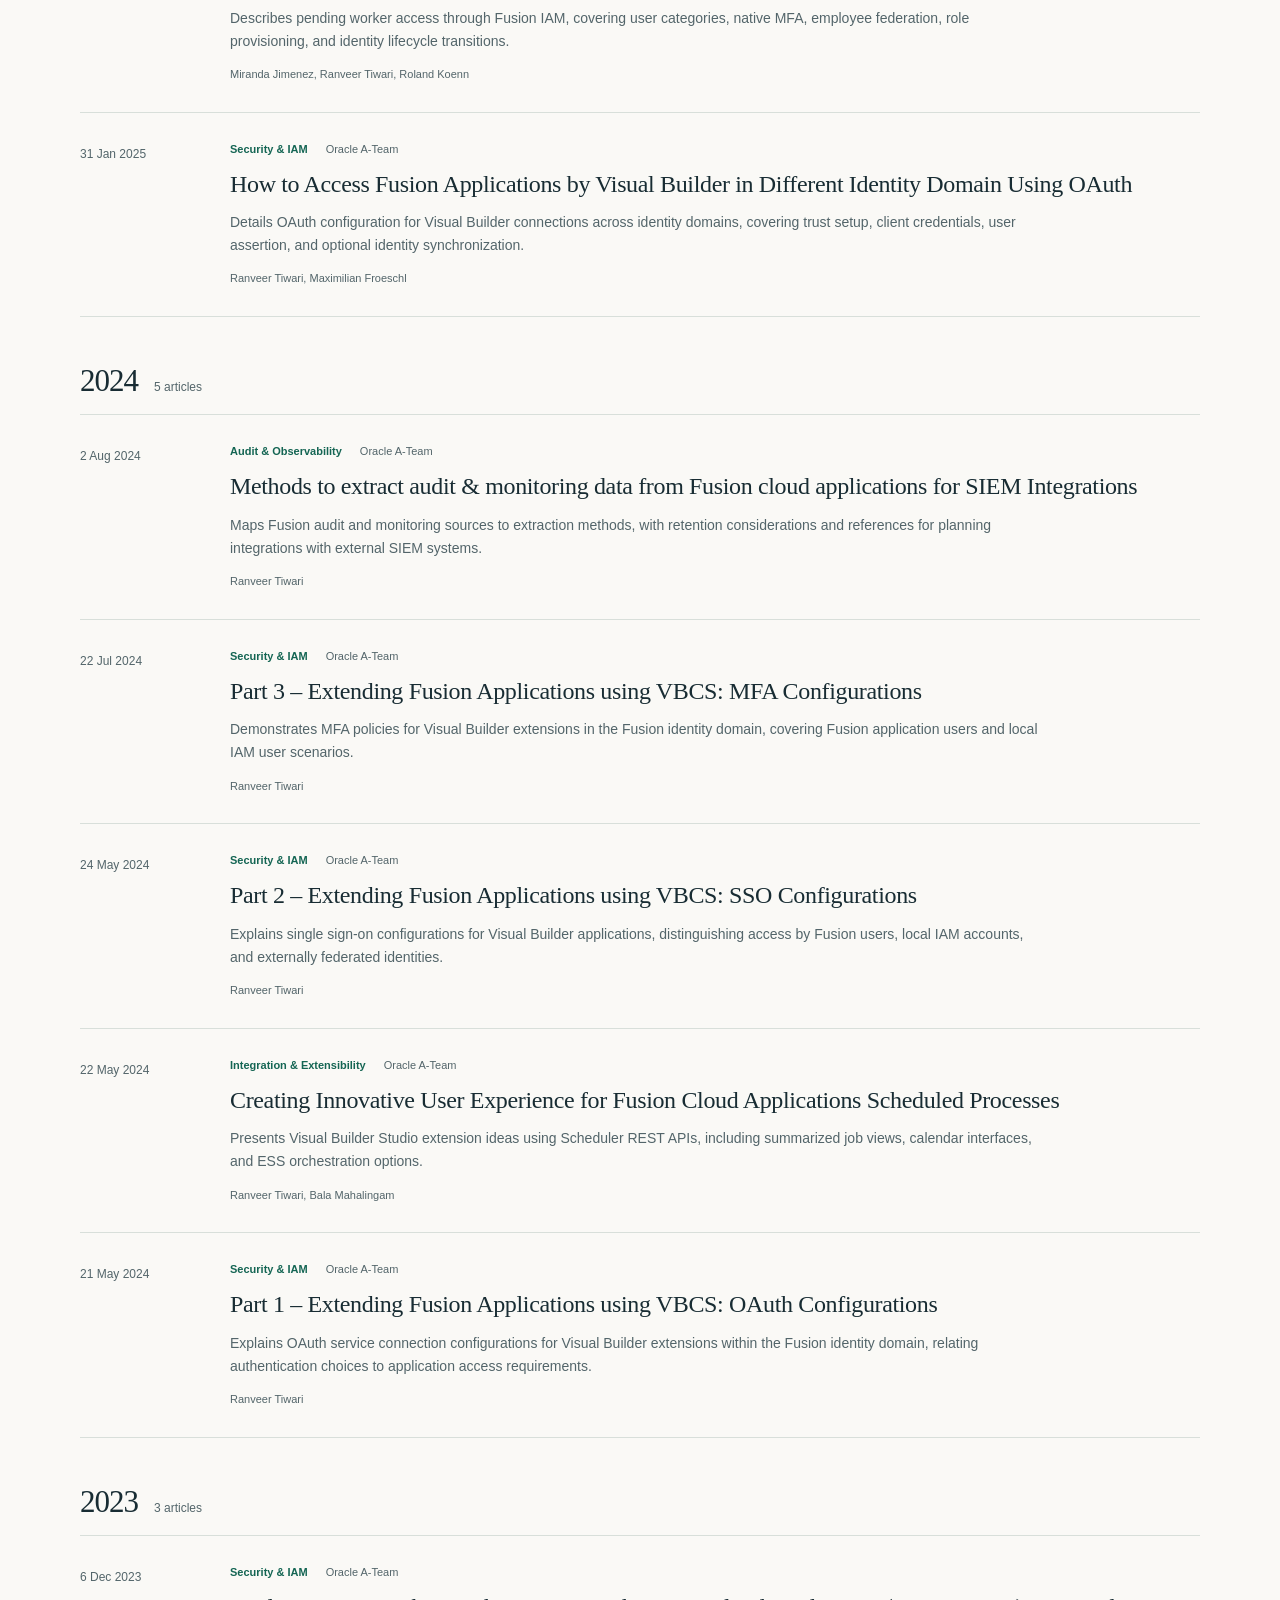
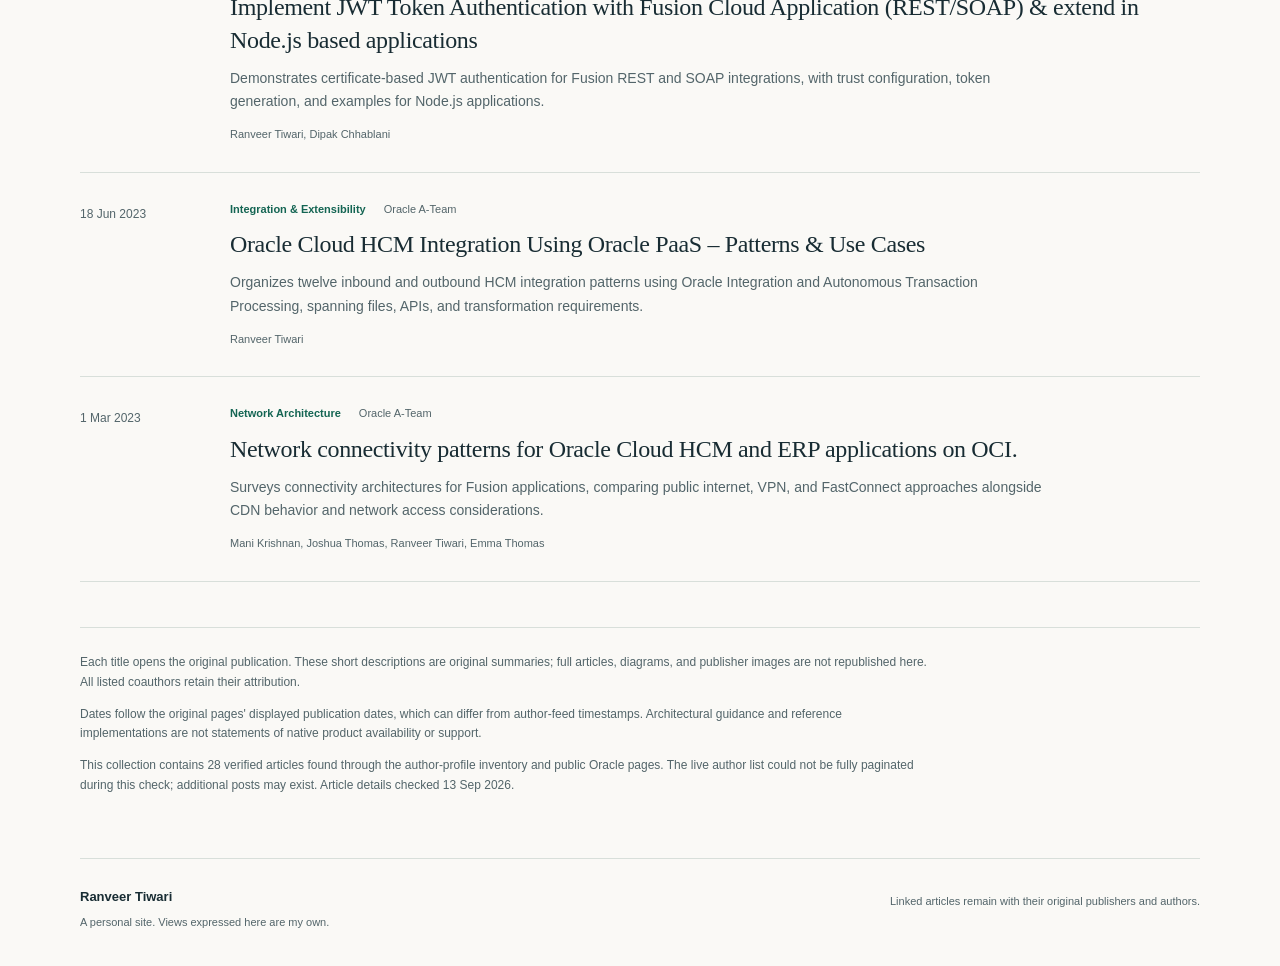
<file: writing/index.html>
<!doctype html>
<html lang="en">
<head>
  <meta charset="utf-8">
  <meta name="viewport" content="width=device-width, initial-scale=1">
  <meta name="color-scheme" content="light">
  <title>Writing | Ranveer Tiwari</title>
  <meta name="description" content="Explore Ranveer Tiwari's technical articles on Oracle Fusion, security, identity, observability, integration, networking, and applied AI.">
  <link rel="canonical" href="https://ranveertiwari.com/writing/">
  <meta property="og:type" content="website">
  <meta property="og:site_name" content="Ranveer Tiwari">
  <meta property="og:title" content="Writing | Ranveer Tiwari">
  <meta property="og:description" content="Technical articles across Oracle A-Team and Oracle Cloud Infrastructure Blog, with original source links and coauthor credits.">
  <meta property="og:url" content="https://ranveertiwari.com/writing/">
  <meta name="twitter:card" content="summary">
  <link rel="icon" href="/assets/favicon.svg" type="image/svg+xml">
  <link rel="stylesheet" href="/assets/style.css">
  <script src="/assets/writing.js" defer></script>
</head>
<body>
  <a class="skip-link" href="#main">Skip to content</a>
  <header class="site-header wrap">
    <a class="brand" href="/" aria-label="Ranveer Tiwari home"><span class="monogram" aria-hidden="true">RT</span>Ranveer Tiwari</a>
    <nav aria-label="Main navigation"><a href="/research/">Research</a><a href="/publications/">Publications</a><a href="/writing/" aria-current="page">Writing</a><a href="/#about">About</a><a href="/#connect">Connect</a></nav>
  </header>
  <main id="main" class="wrap">
    <section class="archive-hero" aria-labelledby="archive-title">
      <p class="eyebrow">Technical articles</p>
      <h1 id="archive-title">Ideas, architectures,<br>and practical guides<span class="name-dot">.</span></h1>
      <p class="section-intro">My articles on enterprise architecture, security, identity, observability, integration, and applied AI, authored and coauthored across Oracle A-Team and other Oracle publications.</p>
      <div class="archive-summary"><strong>28 articles, 2023-2026</strong><a href="https://www.ateam-oracle.com/authors/ranveer-tiwari/">A-Team author profile</a></div>
    </section>
    <form class="archive-controls" id="writing-filters" role="search" aria-label="Filter technical articles" hidden>
      <label for="writing-search">Search articles<input id="writing-search" name="q" type="search" placeholder="Title, subject, or coauthor" autocomplete="off" aria-controls="writing-results"></label>
      <label for="writing-topic">Topic<select id="writing-topic" name="topic" aria-controls="writing-results"><option value="">All topics</option><option value="Applied AI">Applied AI</option><option value="Audit &amp; Observability">Audit &amp; Observability</option><option value="Integration &amp; Extensibility">Integration &amp; Extensibility</option><option value="Network Architecture">Network Architecture</option><option value="Security &amp; IAM">Security &amp; IAM</option></select></label>
      <label for="writing-year">Year<select id="writing-year" name="year" aria-controls="writing-results"><option value="">All years</option><option>2026</option><option>2025</option><option>2024</option><option>2023</option></select></label>
      <button type="reset" class="reset-filters">Reset filters</button>
    </form>
    <p id="writing-status" class="archive-status" role="status" aria-live="polite">Showing 28 of 28 articles</p>
    <div id="writing-results">
      <section class="year-group" aria-labelledby="year-2026">
        <div class="year-heading"><h2 id="year-2026">2026</h2><span class="year-count">12 articles</span></div>

        <article class="archive-entry" data-year="2026" data-topic="Applied AI">
          <time datetime="2026-07-29">29 Jul 2026</time>
          <div>
            <div class="entry-meta"><span class="topic-tag">Applied AI</span><span class="entry-publisher">Oracle Cloud Infrastructure Blog</span></div>
            <h3><a href="https://blogs.oracle.com/cloud-infrastructure/fusion-ai-agents-secure-by-design">Fusion AI Agents: Secure by Design Best-Practice Considerations</a></h3>
            <p class="entry-summary">Outlines architectural considerations for Fusion agents, connecting business risk, identity context, instruction boundaries, segregation of duties, and available security controls.</p>
            <p class="byline">Reshma Sivakumar, Ranveer Tiwari, Miranda Jimenez, SaaS Cloud Security</p>
          </div>
        </article>
        <article class="archive-entry" data-year="2026" data-topic="Applied AI">
          <time datetime="2026-07-29">29 Jul 2026</time>
          <div>
            <div class="entry-meta"><span class="topic-tag">Applied AI</span><span class="entry-publisher">Oracle Cloud Infrastructure Blog</span></div>
            <h3><a href="https://blogs.oracle.com/cloud-infrastructure/fusion-ai-agents-secure-by-enforcement">Fusion AI Agents: Secure by Enforcement Best-Practice Considerations</a></h3>
            <p class="entry-summary">Examines runtime security patterns for Fusion agents, covering least privilege, constrained tool use, approval boundaries, and controls beyond model behavior.</p>
            <p class="byline">Reshma Sivakumar, Ranveer Tiwari, Miranda Jimenez, SaaS Cloud Security</p>
          </div>
        </article>
        <article class="archive-entry" data-year="2026" data-topic="Applied AI">
          <time datetime="2026-07-29">29 Jul 2026</time>
          <div>
            <div class="entry-meta"><span class="topic-tag">Applied AI</span><span class="entry-publisher">Oracle Cloud Infrastructure Blog</span></div>
            <h3><a href="https://blogs.oracle.com/cloud-infrastructure/fusion-ai-agents-secure-by-operations">Fusion AI Agents: Secure by Operations Best-Practice Considerations</a></h3>
            <p class="entry-summary">Discusses operational architecture considerations for Fusion agents, including observability, sensitive data handling, adversarial testing, change governance, and containment controls.</p>
            <p class="byline">Reshma Sivakumar, Ranveer Tiwari, Miranda Jimenez, SaaS Cloud Security</p>
          </div>
        </article>
        <article class="archive-entry" data-year="2026" data-topic="Audit &amp; Observability">
          <time datetime="2026-07-22">22 Jul 2026</time>
          <div>
            <div class="entry-meta"><span class="topic-tag">Audit &amp; Observability</span><span class="entry-publisher">Oracle A-Team</span></div>
            <h3><a href="https://www.ateam-oracle.com/fusion-enterprise-scheduler-job-performance-analysis-and-risk-management-with-bi-publisher-soap-log-analytics">Fusion Enterprise Scheduler Job Performance Analysis and Risk Management with BI Publisher SOAP Log Analytics</a></h3>
            <p class="entry-summary">Describes collecting custom BI Publisher data for Fusion ESS performance and risk analysis in OCI Log Analytics through OCI Management Agent.</p>
            <p class="byline">Royce Fu, Zubair Ansari, Sindhuja Banka, Ranveer Tiwari</p>
          </div>
        </article>
        <article class="archive-entry" data-year="2026" data-topic="Security &amp; IAM">
          <time datetime="2026-06-24">24 Jun 2026</time>
          <div>
            <div class="entry-meta"><span class="topic-tag">Security &amp; IAM</span><span class="entry-publisher">Oracle A-Team</span></div>
            <h3><a href="https://www.ateam-oracle.com/securing-oracle-fusion-cloud-supplier-portal-with-iam-domains-and-mfa">Securing Oracle Fusion Cloud Supplier Portal with IAM Domains and MFA</a></h3>
            <p class="entry-summary">Explains supplier sign-in and MFA configuration through Fusion User Categories, alongside employee federation, rollout checks, and troubleshooting guidance.</p>
            <p class="byline">Roland Koenn, Ranveer Tiwari, SaaS Cloud Security</p>
          </div>
        </article>
        <article class="archive-entry" data-year="2026" data-topic="Audit &amp; Observability">
          <time datetime="2026-06-02">2 Jun 2026</time>
          <div>
            <div class="entry-meta"><span class="topic-tag">Audit &amp; Observability</span><span class="entry-publisher">Oracle A-Team</span></div>
            <h3><a href="https://www.ateam-oracle.com/part-1-streaming-oracle-fusion-cloud-audit-events-to-oci-streaming-using-oracle-integration">Part 1 – Streaming Oracle Fusion Cloud Audit Events to OCI Streaming using Oracle Integration</a></h3>
            <p class="entry-summary">Demonstrates scheduled extraction of Fusion audit records through Oracle Integration and publication to OCI Streaming for independent downstream consumers.</p>
            <p class="byline">Rekha Mathew, Ranveer Tiwari, Roland Koenn</p>
          </div>
        </article>
        <article class="archive-entry" data-year="2026" data-topic="Audit &amp; Observability">
          <time datetime="2026-06-02">2 Jun 2026</time>
          <div>
            <div class="entry-meta"><span class="topic-tag">Audit &amp; Observability</span><span class="entry-publisher">Oracle A-Team</span></div>
            <h3><a href="https://www.ateam-oracle.com/part-2-integrating-oci-streaming-with-siem-platforms-splunk-using-oci-functions-and-kafka-connect">Part 2 – Integrating OCI Streaming with SIEM Platforms (Splunk) using OCI Functions and Kafka Connect</a></h3>
            <p class="entry-summary">Compares two architectures for sending Fusion audit events from OCI Streaming to Splunk, using OCI Functions or Kafka Connect.</p>
            <p class="byline">Ranveer Tiwari, Roland Koenn</p>
          </div>
        </article>
        <article class="archive-entry" data-year="2026" data-topic="Integration &amp; Extensibility">
          <time datetime="2026-04-09">9 Apr 2026</time>
          <div>
            <div class="entry-meta"><span class="topic-tag">Integration &amp; Extensibility</span><span class="entry-publisher">Oracle A-Team</span></div>
            <h3><a href="https://www.ateam-oracle.com/invoking-oracle-integration-cloud-oic-apis-using-oauth-2-0-client-credentials-and-authorization-code-across-iam-domains">Invoking Oracle Integration Cloud (OIC) APIs Using OAuth 2.0 (Client Credentials and Authorization Code) Across IAM Domains</a></h3>
            <p class="entry-summary">Explains OAuth grant selection and IAM configuration for calling OIC APIs, including resource scopes, service roles, and downstream identity boundaries.</p>
            <p class="byline">Ranveer Tiwari</p>
          </div>
        </article>
        <article class="archive-entry" data-year="2026" data-topic="Integration &amp; Extensibility">
          <time datetime="2026-04-07">7 Apr 2026</time>
          <div>
            <div class="entry-meta"><span class="topic-tag">Integration &amp; Extensibility</span><span class="entry-publisher">Oracle A-Team</span></div>
            <h3><a href="https://www.ateam-oracle.com/simplifying-oauth-for-oic-to-fusion-integrations-authorization-code-across-iam-domains">Simplifying OAuth for OIC to Fusion Integrations: Authorization Code Across IAM Domains</a></h3>
            <p class="entry-summary">Describes authorization-code integration patterns between OIC and Fusion, with guidance on identity domains, token trust, resource configuration, and authorization troubleshooting.</p>
            <p class="byline">Ranveer Tiwari</p>
          </div>
        </article>
        <article class="archive-entry" data-year="2026" data-topic="Audit &amp; Observability">
          <time datetime="2026-02-15">15 Feb 2026</time>
          <div>
            <div class="entry-meta"><span class="topic-tag">Audit &amp; Observability</span><span class="entry-publisher">Oracle A-Team</span></div>
            <h3><a href="https://www.ateam-oracle.com/who-did-what-and-with-which-access-demystifying-oracle-fusion-security-audits">Who did what and with which access? Demystifying Oracle Fusion Security Audits</a></h3>
            <p class="entry-summary">Clarifies how Fusion access assignments, security changes, and transaction audits relate, and explains the limits of attributing actions to roles.</p>
            <p class="byline">Ranveer Tiwari</p>
          </div>
        </article>
        <article class="archive-entry" data-year="2026" data-topic="Applied AI">
          <time datetime="2026-02-08">8 Feb 2026</time>
          <div>
            <div class="entry-meta"><span class="topic-tag">Applied AI</span><span class="entry-publisher">Oracle A-Team</span></div>
            <h3><a href="https://www.ateam-oracle.com/conversational-security-in-oracle-fusion-an-ai-agent-for-least-privilege-discovery">Conversational Security in Oracle Fusion: An AI Agent for Least-Privilege Discovery</a></h3>
            <p class="entry-summary">Presents a reference implementation that translates natural-language security questions into read-only Fusion privilege and role analysis through controlled integrations.</p>
            <p class="byline">Ranveer Tiwari, Roland Koenn</p>
          </div>
        </article>
        <article class="archive-entry" data-year="2026" data-topic="Audit &amp; Observability">
          <time datetime="2026-01-22">22 Jan 2026</time>
          <div>
            <div class="entry-meta"><span class="topic-tag">Audit &amp; Observability</span><span class="entry-publisher">Oracle A-Team</span></div>
            <h3><a href="https://www.ateam-oracle.com/beyond-monitoring-ai-driven-fusion-ess-job-health-risk-observatory-operational-intelligence-for-ess-jobs-with-oci-log-analytics">Beyond Monitoring : AI-Driven Fusion ESS Job Health &amp; Risk Observatory – Operational Intelligence for ESS Jobs with OCI Log Analytics</a></h3>
            <p class="entry-summary">Details a reference observatory for Fusion ESS jobs, combining runtime metrics, historical trends, dashboards, detection rules, and OCI Log Analytics.</p>
            <p class="byline">Ranveer Tiwari</p>
          </div>
        </article>
      </section>
      <section class="year-group" aria-labelledby="year-2025">
        <div class="year-heading"><h2 id="year-2025">2025</h2><span class="year-count">8 articles</span></div>

        <article class="archive-entry" data-year="2025" data-topic="Audit &amp; Observability">
          <time datetime="2025-12-17">17 Dec 2025</time>
          <div>
            <div class="entry-meta"><span class="topic-tag">Audit &amp; Observability</span><span class="entry-publisher">Oracle A-Team</span></div>
            <h3><a href="https://www.ateam-oracle.com/configure-fusion-applications-audit-and-security-logs-ingestion-in-oci-log-analytics-part-1">Understand the permissions required for Fusion Applications Audit and Security Logs Ingestion in OCI Log Analytics – Part 1</a></h3>
            <p class="entry-summary">Reviews service-account privileges and access requirements for collecting Fusion audit records into OCI Log Analytics through REST-based ingestion.</p>
            <p class="byline">Royce Fu, Ranveer Tiwari</p>
          </div>
        </article>
        <article class="archive-entry" data-year="2025" data-topic="Audit &amp; Observability">
          <time datetime="2025-11-14">14 Nov 2025</time>
          <div>
            <div class="entry-meta"><span class="topic-tag">Audit &amp; Observability</span><span class="entry-publisher">Oracle A-Team</span></div>
            <h3><a href="https://www.ateam-oracle.com/aidriven-iam-audit-analysis-for-oracle-saas-from-raw-logs-to-actionable-security-insights-with-oci-log-analytics">AI-Driven IAM Audit Analysis for Oracle SaaS: From Raw Logs to Actionable Security Insights with OCI Log Analytics</a></h3>
            <p class="entry-summary">Shows how to analyze SaaS identity events with OCI Log Analytics, using example queries, detection rules, dashboards, and LoganAI assistance.</p>
            <p class="byline">Roland Koenn, Ranveer Tiwari</p>
          </div>
        </article>
        <article class="archive-entry" data-year="2025" data-topic="Integration &amp; Extensibility">
          <time datetime="2025-09-12">12 Sep 2025</time>
          <div>
            <div class="entry-meta"><span class="topic-tag">Integration &amp; Extensibility</span><span class="entry-publisher">Oracle A-Team</span></div>
            <h3><a href="https://www.ateam-oracle.com/enabling-oauth-20-jwt-authentication-for-oracle-soap-services-in-oic-gen3">Enabling OAuth 2.0 JWT Authentication for Oracle SOAP Services in OIC Gen3</a></h3>
            <p class="entry-summary">Discusses OAuth authentication options for SOAP integrations in OIC Gen3, including authorization-code configuration, client credentials, and adapter identity-propagation limitations.</p>
            <p class="byline">Ranveer Tiwari</p>
          </div>
        </article>
        <article class="archive-entry" data-year="2025" data-topic="Audit &amp; Observability">
          <time datetime="2025-08-01">1 Aug 2025</time>
          <div>
            <div class="entry-meta"><span class="topic-tag">Audit &amp; Observability</span><span class="entry-publisher">Oracle A-Team</span></div>
            <h3><a href="https://www.ateam-oracle.com/methods-and-ways-to-extract-oci-events-using-oci-audit-and-integrate-into-external-systems">Methods and ways to extract OCI Events using OCI Audit and Integrate into external systems</a></h3>
            <p class="entry-summary">Compares OCI Audit extraction approaches using APIs, SDKs, service connectors, and logging interfaces for external analysis, monitoring, and archival workflows.</p>
            <p class="byline">Ranveer Tiwari</p>
          </div>
        </article>
        <article class="archive-entry" data-year="2025" data-topic="Audit &amp; Observability">
          <time datetime="2025-08-01">1 Aug 2025</time>
          <div>
            <div class="entry-meta"><span class="topic-tag">Audit &amp; Observability</span><span class="entry-publisher">Oracle A-Team</span></div>
            <h3><a href="https://www.ateam-oracle.com/methods-and-ways-to-extract-session-information-using-oci-audit-and-integrate-into-external-systems">Methods and ways to extract Session Information using OCI Audit and Integrate into external systems</a></h3>
            <p class="entry-summary">Explains extraction of Fusion sign-on and session events through OCI Audit, including APIs, SDKs, service connectors, and external monitoring integrations.</p>
            <p class="byline">Ranveer Tiwari</p>
          </div>
        </article>
        <article class="archive-entry" data-year="2025" data-topic="Network Architecture">
          <time datetime="2025-05-30">30 May 2025</time>
          <div>
            <div class="entry-meta"><span class="topic-tag">Network Architecture</span><span class="entry-publisher">Oracle A-Team</span></div>
            <h3><a href="https://www.ateam-oracle.com/part-1-restrict-public-access-of-fusion-cloud-applications-and-enable-access-to-oci-resources-using-vcn-customer-onprem-network">Restrict public access of Fusion Cloud Applications and enable access to OCI Resources using IPSEC VPN</a></h3>
            <p class="entry-summary">Walks through Fusion network access restrictions and connectivity from on-premises networks through site-to-site VPN, a VCN, and an OCI service gateway.</p>
            <p class="byline">Achinthya Gopinath, Shailesh Patil, Ranveer Tiwari</p>
          </div>
        </article>
        <article class="archive-entry" data-year="2025" data-topic="Security &amp; IAM">
          <time datetime="2025-02-24">24 Feb 2025</time>
          <div>
            <div class="entry-meta"><span class="topic-tag">Security &amp; IAM</span><span class="entry-publisher">Oracle Cloud Infrastructure Blog</span></div>
            <h3><a href="https://blogs.oracle.com/cloud-infrastructure/managing-pending-worker-accounts-oracle-fusion">Managing Pending Worker Accounts in Oracle Fusion IAM</a></h3>
            <p class="entry-summary">Describes pending worker access through Fusion IAM, covering user categories, native MFA, employee federation, role provisioning, and identity lifecycle transitions.</p>
            <p class="byline">Miranda Jimenez, Ranveer Tiwari, Roland Koenn</p>
          </div>
        </article>
        <article class="archive-entry" data-year="2025" data-topic="Security &amp; IAM">
          <time datetime="2025-01-31">31 Jan 2025</time>
          <div>
            <div class="entry-meta"><span class="topic-tag">Security &amp; IAM</span><span class="entry-publisher">Oracle A-Team</span></div>
            <h3><a href="https://www.ateam-oracle.com/how-to-access-fusion-applications-by-visual-builder-in-different-identity-domain-using-oauth">How to Access Fusion Applications by Visual Builder in Different Identity Domain Using OAuth</a></h3>
            <p class="entry-summary">Details OAuth configuration for Visual Builder connections across identity domains, covering trust setup, client credentials, user assertion, and optional identity synchronization.</p>
            <p class="byline">Ranveer Tiwari, Maximilian Froeschl</p>
          </div>
        </article>
      </section>
      <section class="year-group" aria-labelledby="year-2024">
        <div class="year-heading"><h2 id="year-2024">2024</h2><span class="year-count">5 articles</span></div>

        <article class="archive-entry" data-year="2024" data-topic="Audit &amp; Observability">
          <time datetime="2024-08-02">2 Aug 2024</time>
          <div>
            <div class="entry-meta"><span class="topic-tag">Audit &amp; Observability</span><span class="entry-publisher">Oracle A-Team</span></div>
            <h3><a href="https://www.ateam-oracle.com/methods-to-extract-audit-monitoring-data-from-fusion-applications">Methods to extract audit &amp; monitoring data from Fusion cloud applications for SIEM Integrations</a></h3>
            <p class="entry-summary">Maps Fusion audit and monitoring sources to extraction methods, with retention considerations and references for planning integrations with external SIEM systems.</p>
            <p class="byline">Ranveer Tiwari</p>
          </div>
        </article>
        <article class="archive-entry" data-year="2024" data-topic="Security &amp; IAM">
          <time datetime="2024-07-22">22 Jul 2024</time>
          <div>
            <div class="entry-meta"><span class="topic-tag">Security &amp; IAM</span><span class="entry-publisher">Oracle A-Team</span></div>
            <h3><a href="https://www.ateam-oracle.com/part-3-applying-mfa-using-fa-iam">Part 3 – Extending Fusion Applications using VBCS: MFA Configurations</a></h3>
            <p class="entry-summary">Demonstrates MFA policies for Visual Builder extensions in the Fusion identity domain, covering Fusion application users and local IAM user scenarios.</p>
            <p class="byline">Ranveer Tiwari</p>
          </div>
        </article>
        <article class="archive-entry" data-year="2024" data-topic="Security &amp; IAM">
          <time datetime="2024-05-24">24 May 2024</time>
          <div>
            <div class="entry-meta"><span class="topic-tag">Security &amp; IAM</span><span class="entry-publisher">Oracle A-Team</span></div>
            <h3><a href="https://www.ateam-oracle.com/accessing-vbcs-application-provisioned-in-fusion-iam-identity-domain">Part 2 – Extending Fusion Applications using VBCS: SSO Configurations</a></h3>
            <p class="entry-summary">Explains single sign-on configurations for Visual Builder applications, distinguishing access by Fusion users, local IAM accounts, and externally federated identities.</p>
            <p class="byline">Ranveer Tiwari</p>
          </div>
        </article>
        <article class="archive-entry" data-year="2024" data-topic="Integration &amp; Extensibility">
          <time datetime="2024-05-22">22 May 2024</time>
          <div>
            <div class="entry-meta"><span class="topic-tag">Integration &amp; Extensibility</span><span class="entry-publisher">Oracle A-Team</span></div>
            <h3><a href="https://www.ateam-oracle.com/creating-innovate-ux-for-fusion-cloud-applications-scheduled-processes">Creating Innovative User Experience for Fusion Cloud Applications Scheduled Processes</a></h3>
            <p class="entry-summary">Presents Visual Builder Studio extension ideas using Scheduler REST APIs, including summarized job views, calendar interfaces, and ESS orchestration options.</p>
            <p class="byline">Ranveer Tiwari, Bala Mahalingam</p>
          </div>
        </article>
        <article class="archive-entry" data-year="2024" data-topic="Security &amp; IAM">
          <time datetime="2024-05-21">21 May 2024</time>
          <div>
            <div class="entry-meta"><span class="topic-tag">Security &amp; IAM</span><span class="entry-publisher">Oracle A-Team</span></div>
            <h3><a href="https://www.ateam-oracle.com/using-vbcs-service-connections-provisioned-in-fusion-iam-identity-domain">Part 1 – Extending Fusion Applications using VBCS: OAuth Configurations</a></h3>
            <p class="entry-summary">Explains OAuth service connection configurations for Visual Builder extensions within the Fusion identity domain, relating authentication choices to application access requirements.</p>
            <p class="byline">Ranveer Tiwari</p>
          </div>
        </article>
      </section>
      <section class="year-group" aria-labelledby="year-2023">
        <div class="year-heading"><h2 id="year-2023">2023</h2><span class="year-count">3 articles</span></div>

        <article class="archive-entry" data-year="2023" data-topic="Security &amp; IAM">
          <time datetime="2023-12-06">6 Dec 2023</time>
          <div>
            <div class="entry-meta"><span class="topic-tag">Security &amp; IAM</span><span class="entry-publisher">Oracle A-Team</span></div>
            <h3><a href="https://www.ateam-oracle.com/implement-jwt-token-authentication-with-fusion-cloud-application-restsoap-extend-in-nodejs-based-applications">Implement JWT Token Authentication with Fusion Cloud Application (REST/SOAP) &amp; extend in Node.js based applications</a></h3>
            <p class="entry-summary">Demonstrates certificate-based JWT authentication for Fusion REST and SOAP integrations, with trust configuration, token generation, and examples for Node.js applications.</p>
            <p class="byline">Ranveer Tiwari, Dipak Chhablani</p>
          </div>
        </article>
        <article class="archive-entry" data-year="2023" data-topic="Integration &amp; Extensibility">
          <time datetime="2023-06-18">18 Jun 2023</time>
          <div>
            <div class="entry-meta"><span class="topic-tag">Integration &amp; Extensibility</span><span class="entry-publisher">Oracle A-Team</span></div>
            <h3><a href="https://www.ateam-oracle.com/oracle-cloud-hcm-integration-using-oracle-paas-patterns-use-cases">Oracle Cloud HCM Integration Using Oracle PaaS – Patterns &amp; Use Cases</a></h3>
            <p class="entry-summary">Organizes twelve inbound and outbound HCM integration patterns using Oracle Integration and Autonomous Transaction Processing, spanning files, APIs, and transformation requirements.</p>
            <p class="byline">Ranveer Tiwari</p>
          </div>
        </article>
        <article class="archive-entry" data-year="2023" data-topic="Network Architecture">
          <time datetime="2023-03-01">1 Mar 2023</time>
          <div>
            <div class="entry-meta"><span class="topic-tag">Network Architecture</span><span class="entry-publisher">Oracle A-Team</span></div>
            <h3><a href="https://www.ateam-oracle.com/network-connectivity-patterns-for-oracle-cloud-hcm-and-erp-applications-on-oci">Network connectivity patterns for Oracle Cloud HCM and ERP applications on OCI.</a></h3>
            <p class="entry-summary">Surveys connectivity architectures for Fusion applications, comparing public internet, VPN, and FastConnect approaches alongside CDN behavior and network access considerations.</p>
            <p class="byline">Mani Krishnan, Joshua Thomas, Ranveer Tiwari, Emma Thomas</p>
          </div>
        </article>
      </section>
      <p class="archive-empty" id="writing-empty" hidden>No matching articles. Try another keyword or reset the filters.</p>
    </div>
    <aside class="archive-notes" aria-label="About these articles">
      <p>Each title opens the original publication. These short descriptions are original summaries; full articles, diagrams, and publisher images are not republished here. All listed coauthors retain their attribution.</p>
      <p>Dates follow the original pages' displayed publication dates, which can differ from author-feed timestamps. Architectural guidance and reference implementations are not statements of native product availability or support.</p>
      <p>This collection contains 28 verified articles found through the author-profile inventory and public Oracle pages. The live author list could not be fully paginated during this check; additional posts may exist. Article details checked 13 Sep 2026.</p>
    </aside>
  </main>
  <footer class="site-footer wrap"><div><a class="footer-name" href="/">Ranveer Tiwari</a><p>A personal site. Views expressed here are my own.</p></div><p>Linked articles remain with their original publishers and authors.</p></footer>
</body>
</html>
</file>
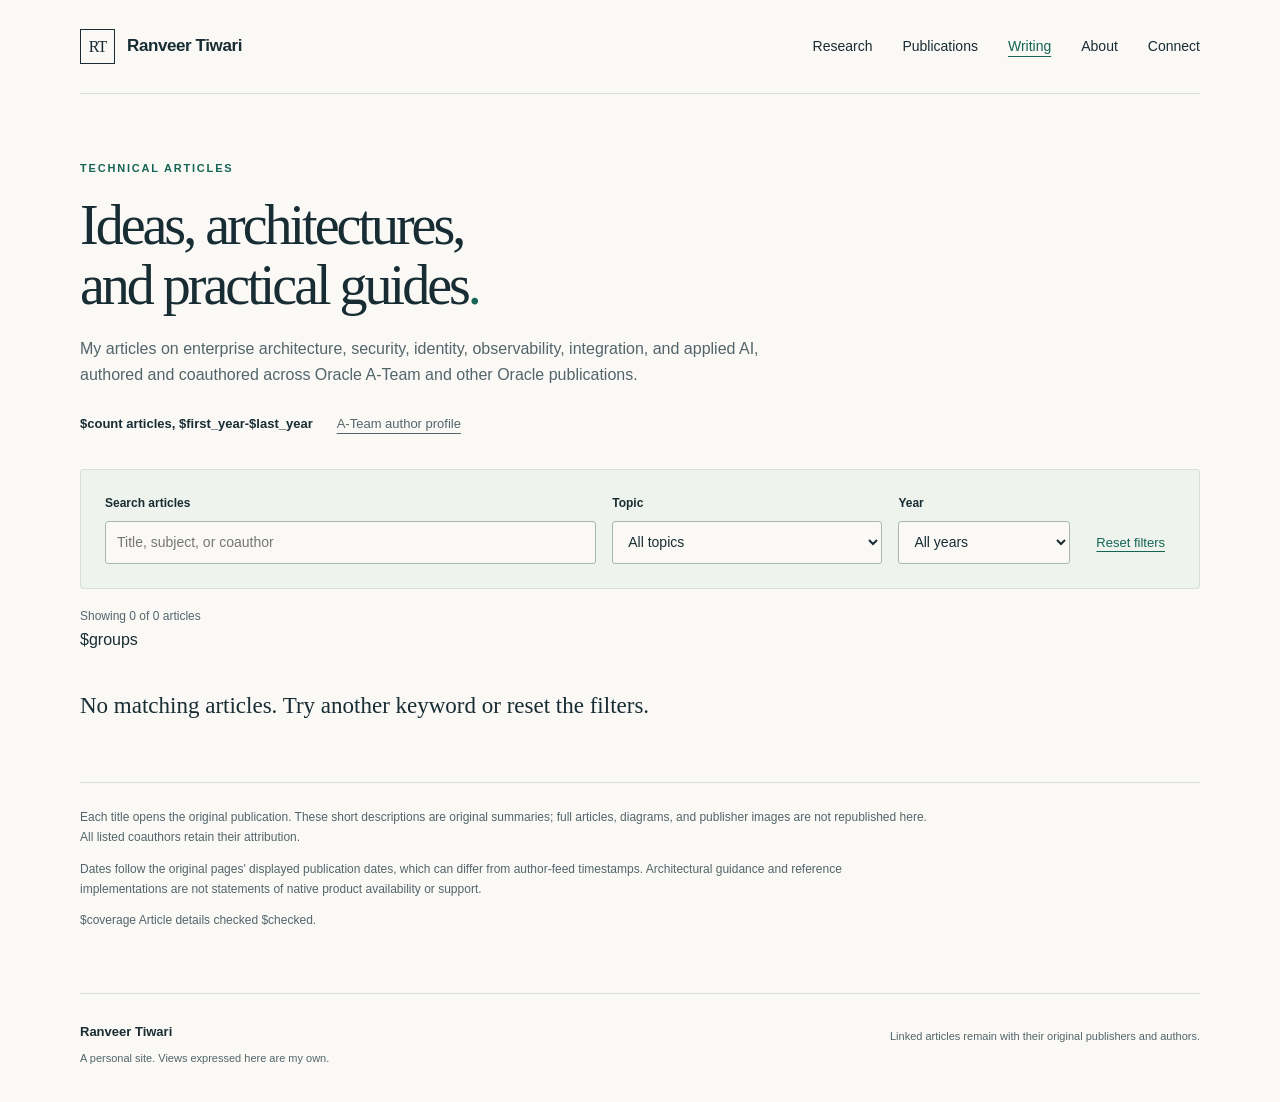
<file: templates/writing.html>
<!doctype html>
<html lang="en">
<head>
  <meta charset="utf-8">
  <meta name="viewport" content="width=device-width, initial-scale=1">
  <meta name="color-scheme" content="light">
  <title>Writing | Ranveer Tiwari</title>
  <meta name="description" content="Explore Ranveer Tiwari's technical articles on Oracle Fusion, security, identity, observability, integration, networking, and applied AI.">
  <link rel="canonical" href="https://ranveertiwari.com/writing/">
  <meta property="og:type" content="website">
  <meta property="og:site_name" content="Ranveer Tiwari">
  <meta property="og:title" content="Writing | Ranveer Tiwari">
  <meta property="og:description" content="Technical articles across Oracle A-Team and Oracle Cloud Infrastructure Blog, with original source links and coauthor credits.">
  <meta property="og:url" content="https://ranveertiwari.com/writing/">
  <meta name="twitter:card" content="summary">
  <link rel="icon" href="/assets/favicon.svg" type="image/svg+xml">
  <link rel="stylesheet" href="/assets/style.css">
  <script src="/assets/writing.js" defer></script>
</head>
<body>
  <a class="skip-link" href="#main">Skip to content</a>
  <header class="site-header wrap">
    <a class="brand" href="/" aria-label="Ranveer Tiwari home"><span class="monogram" aria-hidden="true">RT</span>Ranveer Tiwari</a>
    <nav aria-label="Main navigation"><a href="/research/">Research</a><a href="/publications/">Publications</a><a href="/writing/" aria-current="page">Writing</a><a href="/#about">About</a><a href="/#connect">Connect</a></nav>
  </header>
  <main id="main" class="wrap">
    <section class="archive-hero" aria-labelledby="archive-title">
      <p class="eyebrow">Technical articles</p>
      <h1 id="archive-title">Ideas, architectures,<br>and practical guides<span class="name-dot">.</span></h1>
      <p class="section-intro">My articles on enterprise architecture, security, identity, observability, integration, and applied AI, authored and coauthored across Oracle A-Team and other Oracle publications.</p>
      <div class="archive-summary"><strong>$count articles, $first_year-$last_year</strong><a href="https://www.ateam-oracle.com/authors/ranveer-tiwari/">A-Team author profile</a></div>
    </section>
    <form class="archive-controls" id="writing-filters" role="search" aria-label="Filter technical articles" hidden>
      <label for="writing-search">Search articles<input id="writing-search" name="q" type="search" placeholder="Title, subject, or coauthor" autocomplete="off" aria-controls="writing-results"></label>
      <label for="writing-topic">Topic<select id="writing-topic" name="topic" aria-controls="writing-results"><option value="">All topics</option>$topics</select></label>
      <label for="writing-year">Year<select id="writing-year" name="year" aria-controls="writing-results"><option value="">All years</option>$years</select></label>
      <button type="reset" class="reset-filters">Reset filters</button>
    </form>
    <p id="writing-status" class="archive-status" role="status" aria-live="polite">Showing $count of $count articles</p>
    <div id="writing-results">$groups
      <p class="archive-empty" id="writing-empty" hidden>No matching articles. Try another keyword or reset the filters.</p>
    </div>
    <aside class="archive-notes" aria-label="About these articles">
      <p>Each title opens the original publication. These short descriptions are original summaries; full articles, diagrams, and publisher images are not republished here. All listed coauthors retain their attribution.</p>
      <p>Dates follow the original pages' displayed publication dates, which can differ from author-feed timestamps. Architectural guidance and reference implementations are not statements of native product availability or support.</p>
      <p>$coverage Article details checked $checked.</p>
    </aside>
  </main>
  <footer class="site-footer wrap"><div><a class="footer-name" href="/">Ranveer Tiwari</a><p>A personal site. Views expressed here are my own.</p></div><p>Linked articles remain with their original publishers and authors.</p></footer>
</body>
</html>
</file>
<file: assets/style.css>
:root{--paper:#faf9f6;--white:#fff;--ink:#182c33;--muted:#53656a;--accent:#146553;--line:#d8dfda;--tint:#eef3ed;--serif:Georgia,'Times New Roman',serif;--sans:-apple-system,BlinkMacSystemFont,'Segoe UI',sans-serif}
*{box-sizing:border-box}
html{scroll-behavior:smooth;scroll-padding-top:30px}
body{margin:0;background:var(--paper);color:var(--ink);font:16px/1.65 var(--sans);-webkit-font-smoothing:antialiased}
a{color:inherit;text-underline-offset:5px}
a:hover{color:var(--accent)}
a:focus-visible{outline:3px solid var(--accent);outline-offset:5px;border-radius:2px}
.wrap{width:min(1120px,calc(100% - 96px));margin-inline:auto}
.skip-link{position:absolute;left:24px;top:-100px;z-index:10;background:var(--ink);color:white;padding:12px 18px}
.skip-link:focus{top:12px;color:white}
.site-header{display:flex;align-items:center;justify-content:space-between;gap:24px;padding-block:29px;border-bottom:1px solid var(--line)}
.brand{display:inline-flex;align-items:center;gap:12px;text-decoration:none;font-size:17px;font-weight:650;letter-spacing:-.4px}
.monogram{display:grid;place-items:center;width:35px;height:35px;border:1px solid var(--ink);font:16px var(--serif);letter-spacing:-1px}
nav{display:flex;gap:30px;font-size:14px}
nav a{text-decoration:none}
.hero{display:grid;grid-template-columns:minmax(0,1fr) 290px;align-items:center;gap:70px;padding-block:88px 96px}
.eyebrow{margin:0 0 19px;color:var(--accent);font-size:11px;font-weight:700;letter-spacing:1.8px;text-transform:uppercase}
h1,h2,h3,p{margin-top:0}
h1{margin-bottom:23px;font:clamp(44px,5.5vw,68px)/1.07 var(--serif);letter-spacing:-3px}
.name-dot{color:var(--accent)}
.hero-deck{margin-bottom:22px;font:clamp(23px,2.5vw,30px)/1.35 var(--serif);letter-spacing:-.5px}
.hero-description{max-width:565px;color:var(--muted);font-size:16px;line-height:1.85}
.hero-actions{display:flex;flex-wrap:wrap;align-items:center;gap:24px;margin-top:28px}
.button{display:inline-flex;align-items:center;gap:24px;background:var(--ink);color:var(--white);padding:12px 19px;text-decoration:none;font-size:13px;font-weight:600;border:1px solid var(--ink);border-radius:3px}
.button:hover{background:var(--accent);border-color:var(--accent);color:white}
.text-link{font-size:13px;font-weight:600;text-decoration:none}
.text-link:hover{text-decoration:underline}
.text-link span{display:inline-block;margin-left:8px}
.focus-note{border-top:3px solid var(--accent);background:var(--tint);padding:29px 24px 22px}
.note-label{font:22px var(--serif)}
.focus-note ol{list-style:none;padding:0;margin:22px 0}
.focus-note li{display:flex;gap:15px;font-size:13px;padding:12px 0;border-bottom:1px solid var(--line)}
.focus-note li span{font-size:11px;color:var(--accent)}
.focus-note p{margin:0;font-size:12px;color:var(--muted);line-height:1.7}
.writing-section{padding-block:65px 55px;border-top:1px solid var(--line);border-bottom:1px solid var(--line);background:#f3f4ef}
.section-heading{display:flex;align-items:flex-end;justify-content:space-between;gap:24px}
.section-heading .eyebrow,.about-section .eyebrow,.connect-section .eyebrow{margin-bottom:12px}
h2{margin:0;font:36px/1.2 var(--serif);letter-spacing:-1px}
.section-heading>.text-link{margin-bottom:7px}
.section-intro{max-width:680px;font-size:14px;color:var(--muted);margin:22px 0 34px}
.article-grid{display:grid;grid-template-columns:repeat(2,minmax(0,1fr));gap:20px}
.article-card{display:flex;flex-direction:column;background:var(--paper);border:1px solid var(--line);padding:28px 30px 25px;border-radius:3px}
.featured-group{margin-top:34px}
.featured-group-title{font:600 14px/1.5 var(--sans);letter-spacing:.1px;margin-bottom:15px;color:var(--accent)}
.article-card h4{font:23px/1.35 var(--serif);letter-spacing:-.35px;margin:0 0 15px}
.article-card h4 a{text-decoration:none}
.article-card h4 a:hover{text-decoration:underline}
.series-links{list-style:none;padding:0;margin:0 0 25px;display:grid;gap:16px}
.series-links li{padding-top:15px;border-top:1px solid var(--line)}
.series-links a{font-size:14px;font-weight:600}
.series-links li>span{display:block;font-size:13px;color:var(--muted);margin-top:7px;line-height:1.7}
.series-links li>.series-byline{font-size:11px}
.security-series{grid-template-columns:repeat(3,minmax(0,1fr));gap:25px}
.collection-card .publication-label{margin-top:auto}
.article-meta{display:flex;justify-content:space-between;align-items:baseline;flex-wrap:wrap;gap:8px;margin-bottom:21px;font-size:11px;line-height:1.5}
.article-meta>span{color:var(--accent);font-weight:650}
.article-meta time{color:var(--muted);white-space:nowrap}
h3{font:23px/1.35 var(--serif);letter-spacing:-.35px;margin-bottom:15px}
h3 a{text-decoration:none}
h3 a:hover{text-decoration:underline}
.article-card>p:not(.byline){font-size:14px;color:var(--muted);margin-bottom:23px;line-height:1.8}
.byline{margin-top:auto;margin-bottom:13px;font-size:11px;line-height:1.8;color:var(--muted)}
.publication-label{font-size:11px;font-weight:600;border-top:1px solid var(--line);padding-top:14px;display:flex;justify-content:space-between}
.source-note{font-size:11px;color:var(--muted);margin:25px 0 0}
.about-section{display:grid;grid-template-columns:1fr 1.7fr;gap:80px;padding-block:80px;border-bottom:1px solid var(--line)}
.about-copy p{color:var(--muted);font-size:15px}
.about-copy .about-lead{font:25px/1.5 var(--serif);color:var(--ink);margin-bottom:22px}
.about-copy p:last-child{margin-bottom:0}
.research-question,.about-copy .research-question{max-width:850px;font:clamp(22px,2.7vw,31px)/1.5 var(--serif);color:var(--ink);letter-spacing:-.4px}
.publication-details{display:grid;grid-template-columns:repeat(3,minmax(0,1fr));gap:8px 20px;font-size:14px;margin:8px 0 25px}
.publication-details dt{font-weight:600}
.publication-details dd{margin:0;color:var(--muted);overflow-wrap:anywhere}
.publication-card{max-width:900px}
.research-section{padding-block:65px 55px}
.research-interest-grid{grid-template-columns:repeat(3,minmax(0,1fr))}
.publication-card .hero-actions{margin-top:0}
.connect-section{display:grid;grid-template-columns:1fr 1.7fr;gap:80px;padding-block:70px 80px}
.connect-section>div>p:last-child{font-size:14px;color:var(--muted);margin:18px 0 0}
.profile-grid{display:grid;grid-template-columns:1fr 1fr;gap:15px 24px}
.profile-grid a{display:flex;justify-content:space-between;align-items:flex-start;gap:12px;border-bottom:1px solid var(--line);padding-block:10px 20px;text-decoration:none;font-size:15px;font-weight:600}
.profile-grid small{display:block;font-weight:400;font-size:11px;color:var(--muted);margin-top:5px}
.profile-grid a:hover{border-bottom-color:var(--accent)}
.site-footer{display:flex;justify-content:space-between;gap:32px;border-top:1px solid var(--line);padding-block:27px 35px;color:var(--muted);font-size:11px}
.footer-name{color:var(--ink);text-decoration:none;font-size:13px;font-weight:600}
.site-footer p{margin:6px 0 0}
.site-footer>p{text-align:right}
.not-found{min-height:65vh;padding-block:100px}
.not-found h1{font-size:55px}
[hidden]{display:none!important}
nav a[aria-current="page"]{color:var(--accent);text-decoration:underline}
.archive-callout{display:flex;align-items:center;justify-content:space-between;gap:28px;border:1px solid var(--line);background:var(--tint);padding:28px 30px;margin-top:30px}
.archive-callout h3{margin-bottom:8px}
.archive-callout p{font-size:14px;color:var(--muted);margin:0}
.archive-callout .button{flex-shrink:0}
.archive-hero{padding-block:65px 35px}
.archive-hero h1{font-size:56px;margin-bottom:20px}
.archive-hero .section-intro{max-width:730px;font-size:16px;margin:0 0 20px}
.archive-summary{display:flex;align-items:center;flex-wrap:wrap;gap:12px 24px;margin-top:24px;font-size:13px;color:var(--muted)}
.archive-summary strong{color:var(--ink)}
.archive-controls{display:grid;grid-template-columns:minmax(0,2fr) minmax(0,1.1fr) minmax(0,.7fr) auto;align-items:end;gap:16px;padding:24px;background:var(--tint);border:1px solid var(--line);border-radius:3px}
.archive-controls label{display:block;font-size:12px;font-weight:600}
.archive-controls input,.archive-controls select{display:block;width:100%;height:43px;margin-top:7px;border:1px solid #a9b8ae;border-radius:3px;background:var(--paper);color:var(--ink);font:14px var(--sans);padding:8px 11px}
.archive-controls input:focus-visible,.archive-controls select:focus-visible,.reset-filters:focus-visible{outline:3px solid var(--accent);outline-offset:3px}
.reset-filters{height:43px;background:transparent;border:0;font:13px var(--sans);text-decoration:underline;text-underline-offset:4px;cursor:pointer;color:var(--accent);padding:10px}
.archive-status{font-size:12px;color:var(--muted);margin:18px 0 0}
.year-group{margin-block:45px}
.year-heading{display:flex;align-items:baseline;gap:16px;padding-bottom:15px;border-bottom:1px solid var(--line)}
.year-heading h2{font-size:31px}
.year-heading span{font-size:12px;color:var(--muted)}
.archive-entry{display:grid;grid-template-columns:125px minmax(0,1fr);gap:25px;padding:27px 0;border-bottom:1px solid var(--line)}
.archive-entry>time{font-size:12px;color:var(--muted);padding-top:5px}
.archive-entry h3{font-size:24px;margin-bottom:11px}
.entry-summary{max-width:820px;color:var(--muted);font-size:14px;margin-bottom:12px}
.entry-meta{display:flex;align-items:baseline;flex-wrap:wrap;gap:8px 18px;font-size:11px;margin-bottom:10px}
.topic-tag{font-weight:650;color:var(--accent)}
.entry-publisher{color:var(--muted)}
.archive-entry .byline{margin-bottom:0}
.archive-empty{padding:40px 0;font:23px var(--serif)}
.archive-notes{border-top:1px solid var(--line);padding-block:25px 50px;color:var(--muted);font-size:12px}
.archive-notes p{max-width:850px;margin-bottom:12px}
@media(max-width:800px){.archive-controls{grid-template-columns:1fr 1fr}.archive-controls label:first-child{grid-column:1/-1}.archive-callout{align-items:flex-start;flex-direction:column}}
@media(max-width:700px){.archive-hero{padding-block:45px 30px}.archive-hero h1{font-size:45px;letter-spacing:-2px}.archive-controls{gap:14px;padding:18px}.archive-controls .reset-filters{grid-column:1/-1;justify-self:start;height:auto;padding:0}.archive-entry{grid-template-columns:1fr;gap:10px;padding-block:25px}.archive-entry>time{padding:0}.archive-entry h3{font-size:23px}.year-group{margin-block:35px}.archive-callout{padding:23px}.archive-hero .section-intro{font-size:15px}}
@media print{.archive-controls,.archive-status,.archive-callout{display:none}.archive-entry{break-inside:avoid}.archive-hero{padding-block:25px}}
@media(min-width:1600px){.hero{padding-block:105px 110px}}
@media(max-width:960px){.wrap{width:calc(100% - 56px)}.hero{grid-template-columns:minmax(0,1fr) 250px;gap:35px;padding-block:65px}.about-section,.connect-section{gap:40px;grid-template-columns:1fr 1.5fr}.article-card{padding:24px}.profile-grid{grid-template-columns:1fr}.desktop-break{display:none}}
@media(max-width:700px){.wrap{width:calc(100% - 40px)}.site-header{padding-block:20px;gap:16px;flex-wrap:wrap}.brand{font-size:15px}nav{gap:19px;font-size:13px}.monogram{width:30px;height:30px}.hero{grid-template-columns:1fr;gap:35px;padding-block:48px 50px}h1{font-size:49px;letter-spacing:-2px}.hero-deck{font-size:27px}.hero-description{font-size:15px}.hero-actions{gap:19px}.focus-note{padding:23px}.focus-note ol{display:grid;grid-template-columns:1fr 1fr;gap:0 20px;margin-block:15px}.focus-note li{font-size:12px;gap:9px}.section-heading{display:block}.section-heading>.text-link{display:inline-block;margin:20px 0 0}.writing-section{padding-block:43px}.article-grid{grid-template-columns:1fr;gap:16px}.article-card{padding:23px}h2{font-size:32px}h3{font-size:23px}.article-meta{margin-bottom:17px}.about-section,.connect-section{grid-template-columns:1fr;gap:28px;padding-block:48px}.profile-grid{grid-template-columns:1fr 1fr;gap:12px 22px}.site-footer{flex-direction:column;gap:15px}.site-footer>p{text-align:left}}
@media(max-width:380px){.brand{font-size:14px}nav{gap:16px}.site-header{gap:18px}h1{font-size:43px}.profile-grid,.focus-note ol{grid-template-columns:1fr}.hero-actions{align-items:flex-start;flex-direction:column}.article-card{padding:20px}}
@media(max-width:700px){.security-series{grid-template-columns:1fr;gap:14px}.featured-group{margin-top:28px}.article-card h4{font-size:23px}.publication-details{grid-template-columns:1fr;gap:3px}.publication-details dd{margin-bottom:12px}nav{flex-wrap:wrap}.research-question,.about-copy .research-question{font-size:24px}}
@media(max-width:960px){.research-interest-grid{grid-template-columns:repeat(2,minmax(0,1fr))}}
@media(max-width:700px){.research-interest-grid{grid-template-columns:1fr}}
@media(prefers-reduced-motion:reduce){html{scroll-behavior:auto}}
@media print{body{background:white;font-size:11pt}.wrap{width:100%}.site-header nav,.hero-actions,.focus-note,.skip-link{display:none}.hero{display:block;padding:25px 0}.hero h1{font-size:36pt}.writing-section{padding:25px 0}.article-grid{display:block}.article-card{break-inside:avoid;margin-bottom:15px}.about-section,.connect-section{display:block;padding:25px 0}.site-footer{font-size:9pt}}
</file>
